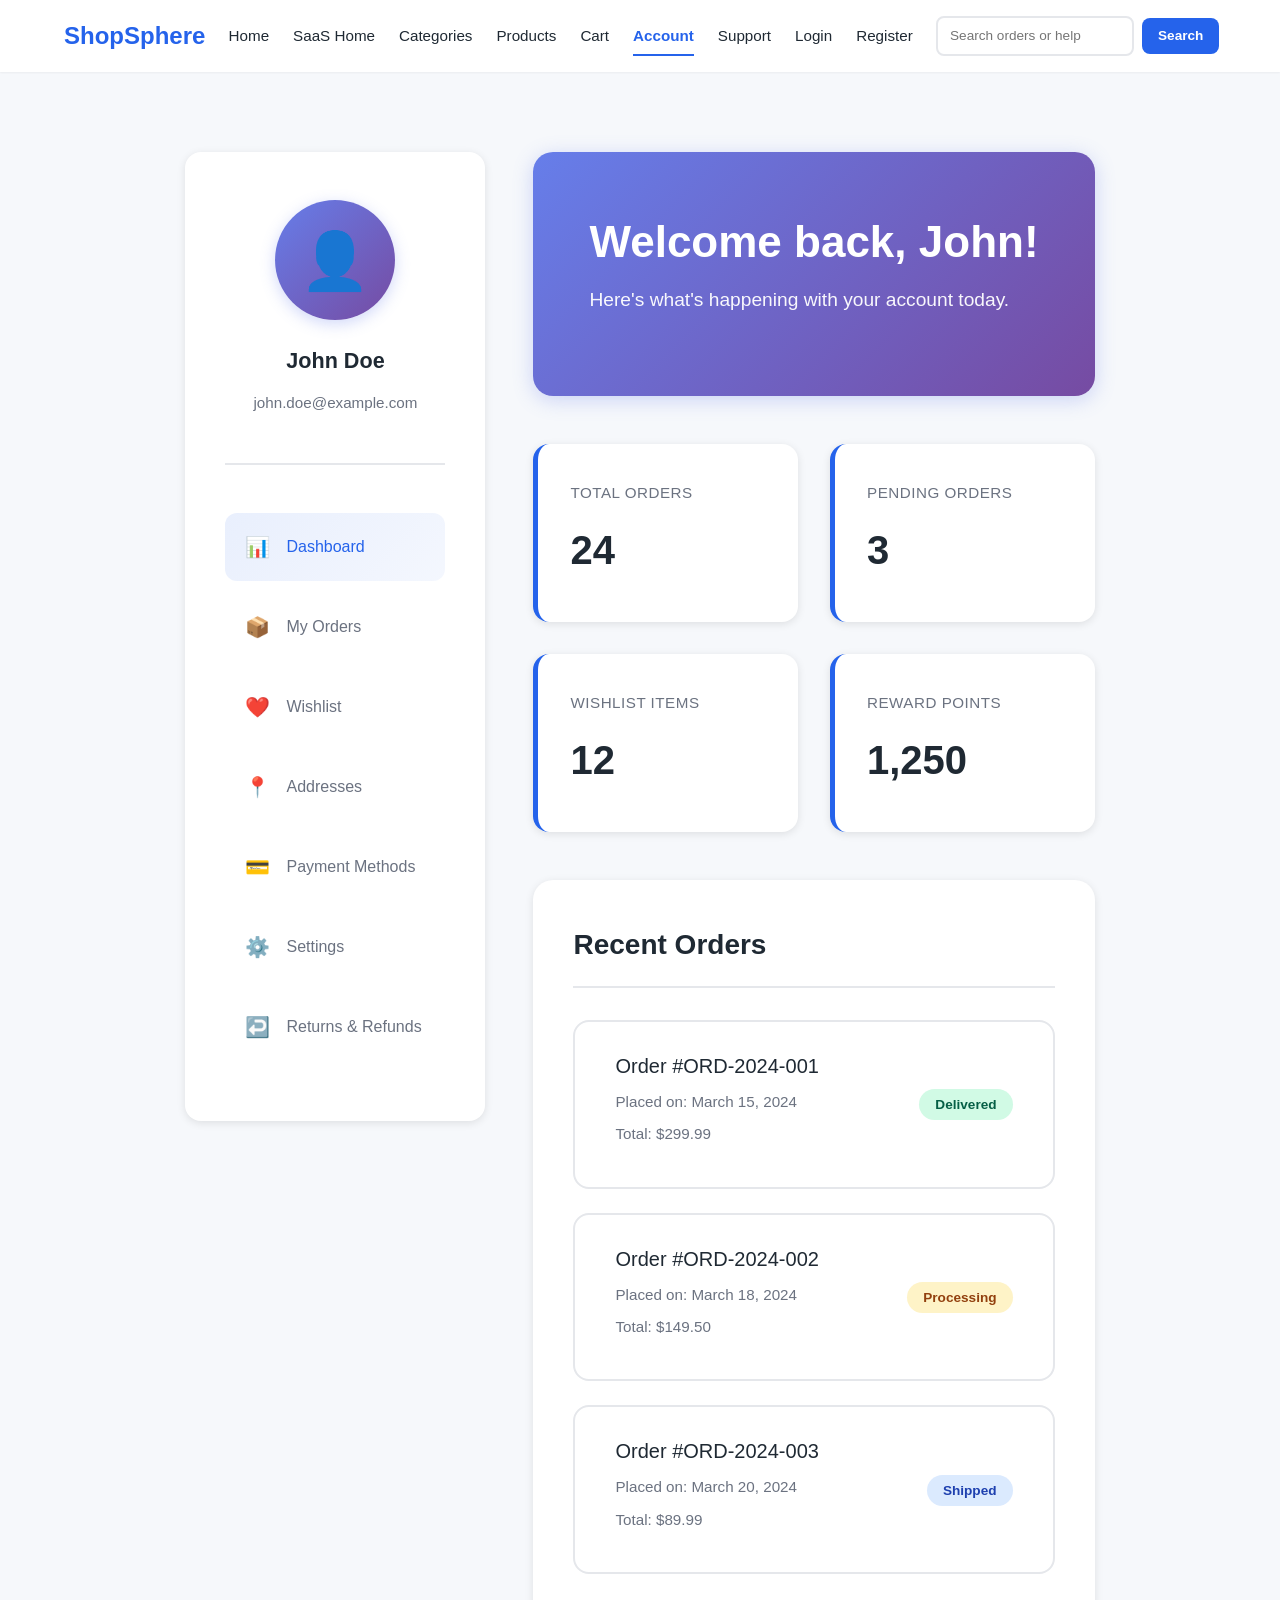
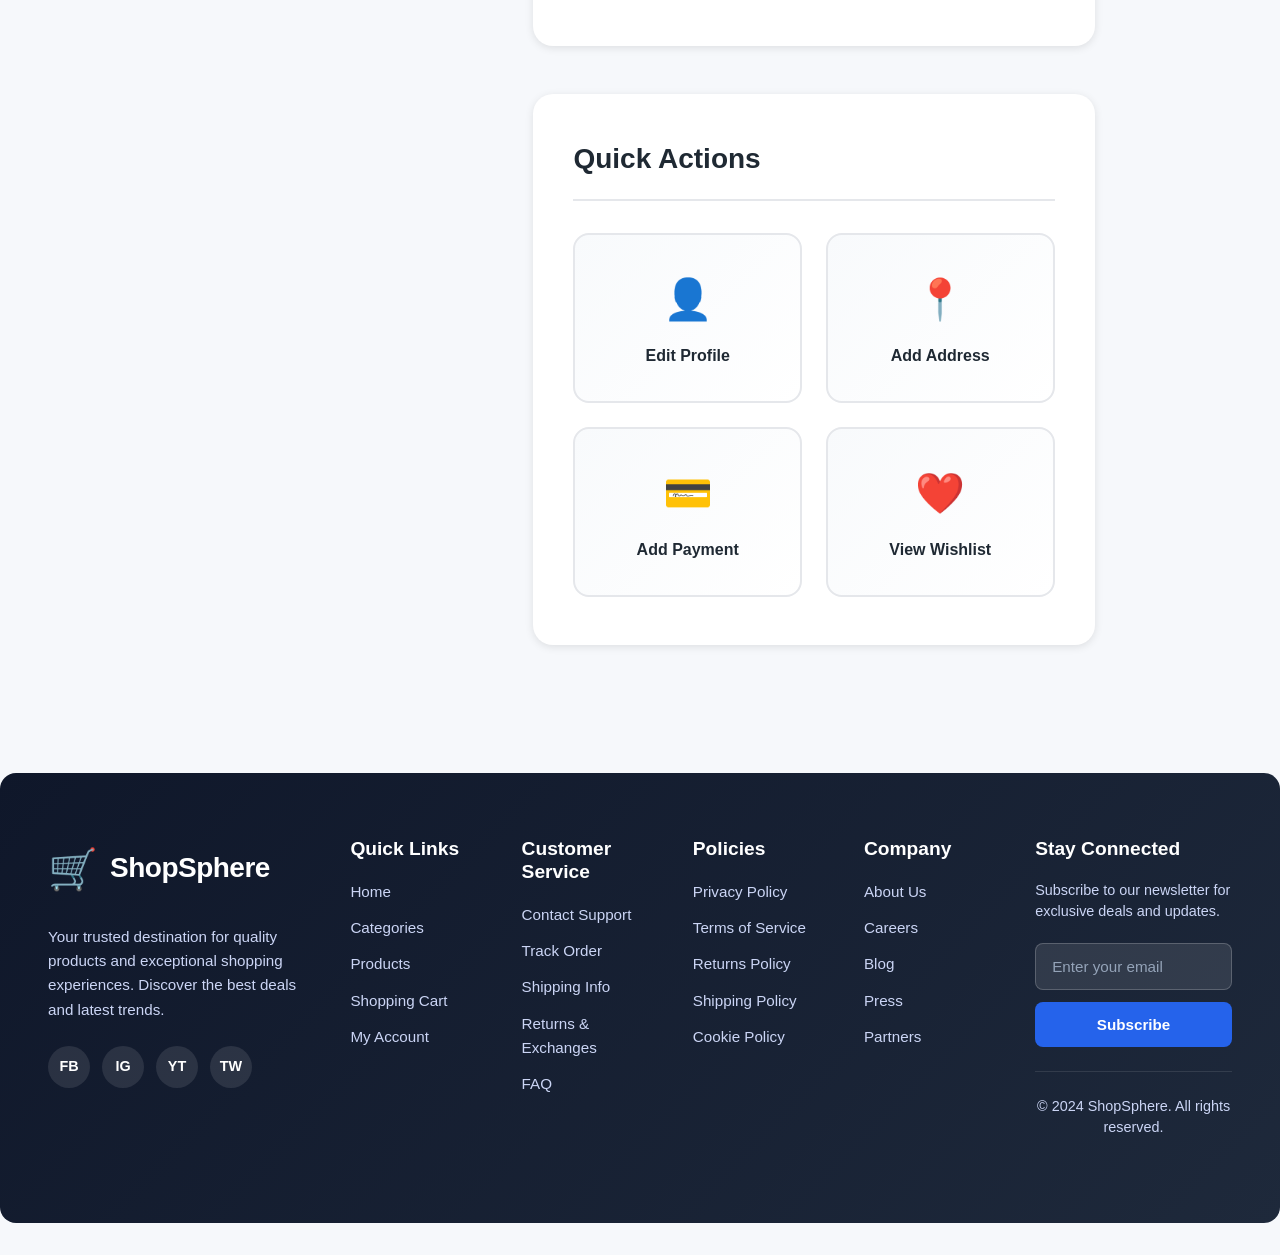
<file: account.html>
<!DOCTYPE html>
<html lang="en">
<head>
  <meta charset="UTF-8">
  <meta name="viewport" content="width=device-width, initial-scale=1.0">
  <title>Account Dashboard • ShopSphere</title>
  <link rel="icon" type="image/svg+xml" href="data:image/svg+xml,%3Csvg xmlns='http://www.w3.org/2000/svg' viewBox='0 0 100 100'%3E%3Ctext y='.9em' font-size='90'%3E🛒%3C/text%3E%3C/svg%3E">
  <link rel="stylesheet" href="styles.css">
  <style>
    .account-dashboard {
      display: grid;
      grid-template-columns: 300px 1fr;
      gap: 3rem;
      max-width: 1400px;
      margin: 3rem auto;
      padding: 0 3rem;
    }

    .account-sidebar {
      background: #fff;
      border-radius: 1rem;
      padding: 3rem 2.5rem;
      box-shadow: 0 2px 8px rgba(0,0,0,0.1);
      height: fit-content;
      position: sticky;
      top: 120px;
    }

    .user-profile-card {
      text-align: center;
      padding-bottom: 3rem;
      border-bottom: 2px solid #e5e7eb;
      margin-bottom: 3rem;
    }

    .user-avatar {
      width: 120px;
      height: 120px;
      border-radius: 50%;
      background: linear-gradient(135deg, #667eea 0%, #764ba2 100%);
      display: flex;
      align-items: center;
      justify-content: center;
      font-size: 3.5rem;
      margin: 0 auto 1.5rem;
      box-shadow: 0 4px 15px rgba(102, 126, 234, 0.3);
    }

    .user-name {
      font-size: 1.35rem;
      font-weight: 700;
      color: #1f2933;
      margin-bottom: 0.75rem;
    }

    .user-email {
      color: #6b7280;
      font-size: 0.95rem;
    }

    .sidebar-menu {
      list-style: none;
      padding: 0;
      margin: 0;
    }

    .sidebar-menu li {
      margin-bottom: 0.75rem;
    }

    .sidebar-menu a {
      display: flex;
      align-items: center;
      gap: 1rem;
      padding: 1.125rem 1.25rem;
      color: #6b7280;
      text-decoration: none;
      border-radius: 0.75rem;
      transition: all 0.2s ease;
      font-weight: 500;
    }

    .sidebar-menu a:hover,
    .sidebar-menu a.active {
      background: linear-gradient(135deg, rgba(37, 99, 235, 0.1) 0%, rgba(37, 99, 235, 0.05) 100%);
      color: #2563eb;
    }

    .sidebar-menu a span {
      font-size: 1.25rem;
    }

    .account-content {
      display: flex;
      flex-direction: column;
      gap: 3rem;
    }

    .dashboard-header {
      background: linear-gradient(135deg, #667eea 0%, #764ba2 100%);
      color: #fff;
      padding: 4rem 3.5rem;
      border-radius: 1.25rem;
      box-shadow: 0 4px 20px rgba(102, 126, 234, 0.3);
    }

    .dashboard-header h1 {
      font-size: 2.75rem;
      margin-bottom: 1rem;
      color: #fff;
    }

    .dashboard-header p {
      font-size: 1.2rem;
      opacity: 0.95;
    }

    .stats-grid {
      display: grid;
      grid-template-columns: repeat(auto-fit, minmax(220px, 1fr));
      gap: 2rem;
      margin-top: 0;
    }

    .stat-card {
      background: #fff;
      padding: 2.5rem 2rem;
      border-radius: 1rem;
      box-shadow: 0 2px 8px rgba(0,0,0,0.1);
      border-left: 5px solid #2563eb;
    }

    .stat-card h3 {
      font-size: 0.95rem;
      color: #6b7280;
      margin-bottom: 1rem;
      text-transform: uppercase;
      letter-spacing: 0.5px;
    }

    .stat-card .stat-value {
      font-size: 2.5rem;
      font-weight: 700;
      color: #1f2933;
    }

    .content-section {
      background: #fff;
      padding: 3rem 2.5rem;
      border-radius: 1.25rem;
      box-shadow: 0 2px 8px rgba(0,0,0,0.1);
    }

    .content-section h2 {
      font-size: 1.75rem;
      margin-bottom: 2rem;
      color: #1f2933;
      padding-bottom: 1.5rem;
      border-bottom: 2px solid #e5e7eb;
    }

    .order-item {
      display: flex;
      justify-content: space-between;
      align-items: center;
      padding: 2rem 2.5rem;
      border: 2px solid #e5e7eb;
      border-radius: 1rem;
      margin-bottom: 1.5rem;
      transition: all 0.2s ease;
    }

    .order-item:hover {
      border-color: #2563eb;
      box-shadow: 0 4px 12px rgba(37, 99, 235, 0.1);
    }

    .order-info h4 {
      font-size: 1.25rem;
      color: #1f2933;
      margin-bottom: 0.75rem;
    }

    .order-info p {
      color: #6b7280;
      font-size: 0.95rem;
      margin: 0.5rem 0;
    }

    .order-status {
      padding: 0.5rem 1rem;
      border-radius: 999px;
      font-size: 0.85rem;
      font-weight: 600;
      background: #dbeafe;
      color: #1e40af;
    }

    .order-status.delivered {
      background: #d1fae5;
      color: #065f46;
    }

    .order-status.processing {
      background: #fef3c7;
      color: #92400e;
    }

    .quick-actions {
      display: grid;
      grid-template-columns: repeat(auto-fit, minmax(180px, 1fr));
      gap: 1.5rem;
      margin-top: 2rem;
    }

    .action-btn {
      padding: 2rem 1.5rem;
      background: linear-gradient(135deg, #f8fafc 0%, #fff 100%);
      border: 2px solid #e5e7eb;
      border-radius: 1rem;
      text-align: center;
      text-decoration: none;
      color: #1f2933;
      transition: all 0.2s ease;
      display: flex;
      flex-direction: column;
      align-items: center;
      gap: 0.75rem;
    }

    .action-btn:hover {
      border-color: #2563eb;
      background: linear-gradient(135deg, rgba(37, 99, 235, 0.05) 0%, #fff 100%);
      transform: translateY(-2px);
      box-shadow: 0 4px 12px rgba(37, 99, 235, 0.15);
    }

    .action-btn span {
      font-size: 2.5rem;
    }

    .action-btn strong {
      font-size: 1rem;
      font-weight: 600;
    }

    @media (max-width: 960px) {
      .account-dashboard {
        grid-template-columns: 1fr;
        gap: 2.5rem;
        padding: 0 2rem;
        margin: 2rem auto;
      }

      .account-sidebar {
        position: static;
        padding: 2.5rem 2rem;
      }

      .stats-grid {
        grid-template-columns: repeat(2, 1fr);
        gap: 1.5rem;
      }
    }

    @media (max-width: 640px) {
      .account-dashboard {
        padding: 0 1.5rem;
        margin: 1.5rem auto;
      }

      .dashboard-header {
        padding: 3rem 2rem;
      }

      .dashboard-header h1 {
        font-size: 2rem;
      }

      .stats-grid {
        grid-template-columns: 1fr;
        gap: 1.25rem;
      }

      .content-section {
        padding: 2rem 1.5rem;
      }

      .order-item {
        flex-direction: column;
        align-items: flex-start;
        gap: 1.5rem;
        padding: 1.5rem;
      }

      .quick-actions {
        grid-template-columns: repeat(2, 1fr);
        gap: 1rem;
      }
    }
  </style>
</head>
<body>
  <header class="top-nav">
    <div class="logo"><a href="index.html">ShopSphere</a></div>
    <nav>
      <a href="index.html#home">Home</a>
      <a href="home-saas.html">SaaS Home</a>
      <a href="categories.html">Categories</a>
      <a href="products.html">Products</a>
      <a href="cart.html">Cart</a>
      <a href="account.html">Account</a>
      <a href="support.html">Support</a>
      <a href="login.html">Login</a>
      <a href="register.html">Register</a>
    </nav>
    <div class="search-bar">
      <input type="text" placeholder="Search orders or help" id="searchInput">
      <button id="searchBtn" onclick="handleSearch()">Search</button>
      <div class="search-suggestions" id="searchSuggestions"></div>
    </div>
  </header>

  <main>
    <div class="account-dashboard">
      <aside class="account-sidebar">
        <div class="user-profile-card">
          <div class="user-avatar">👤</div>
          <div class="user-name">John Doe</div>
          <div class="user-email">john.doe@example.com</div>
        </div>
        <ul class="sidebar-menu">
          <li><a href="#dashboard" class="active"><span>📊</span> Dashboard</a></li>
          <li><a href="#orders"><span>📦</span> My Orders</a></li>
          <li><a href="#wishlist"><span>❤️</span> Wishlist</a></li>
          <li><a href="#addresses"><span>📍</span> Addresses</a></li>
          <li><a href="#payments"><span>💳</span> Payment Methods</a></li>
          <li><a href="#settings"><span>⚙️</span> Settings</a></li>
          <li><a href="#returns"><span>↩️</span> Returns & Refunds</a></li>
        </ul>
      </aside>

      <div class="account-content">
        <div class="dashboard-header">
          <h1>Welcome back, John!</h1>
          <p>Here's what's happening with your account today.</p>
        </div>

        <div class="stats-grid">
          <div class="stat-card">
            <h3>Total Orders</h3>
            <div class="stat-value">24</div>
          </div>
          <div class="stat-card">
            <h3>Pending Orders</h3>
            <div class="stat-value">3</div>
          </div>
          <div class="stat-card">
            <h3>Wishlist Items</h3>
            <div class="stat-value">12</div>
          </div>
          <div class="stat-card">
            <h3>Reward Points</h3>
            <div class="stat-value">1,250</div>
          </div>
        </div>

        <div class="content-section">
          <h2>Recent Orders</h2>
          <div class="order-item">
            <div class="order-info">
              <h4>Order #ORD-2024-001</h4>
              <p>Placed on: March 15, 2024</p>
              <p>Total: $299.99</p>
            </div>
            <div>
              <span class="order-status delivered">Delivered</span>
            </div>
          </div>
          <div class="order-item">
            <div class="order-info">
              <h4>Order #ORD-2024-002</h4>
              <p>Placed on: March 18, 2024</p>
              <p>Total: $149.50</p>
            </div>
            <div>
              <span class="order-status processing">Processing</span>
            </div>
          </div>
          <div class="order-item">
            <div class="order-info">
              <h4>Order #ORD-2024-003</h4>
              <p>Placed on: March 20, 2024</p>
              <p>Total: $89.99</p>
            </div>
            <div>
              <span class="order-status">Shipped</span>
            </div>
          </div>
        </div>

        <div class="content-section">
          <h2>Quick Actions</h2>
          <div class="quick-actions">
            <a href="#" class="action-btn" onclick="handleAction('Profile')">
              <span>👤</span>
              <strong>Edit Profile</strong>
            </a>
            <a href="#" class="action-btn" onclick="handleAction('Address')">
              <span>📍</span>
              <strong>Add Address</strong>
            </a>
            <a href="#" class="action-btn" onclick="handleAction('Payment')">
              <span>💳</span>
              <strong>Add Payment</strong>
            </a>
            <a href="#" class="action-btn" onclick="handleAction('Wishlist')">
              <span>❤️</span>
              <strong>View Wishlist</strong>
            </a>
          </div>
        </div>
      </div>
    </div>
  </main>

  <footer class="site-footer">
    <div class="footer-brand">
      <div class="footer-logo">
        <span class="logo-icon">🛒</span>
        <span class="logo-text">ShopSphere</span>
      </div>
      <p class="footer-description">Your trusted destination for quality products and exceptional shopping experiences. Discover the best deals and latest trends.</p>
      <div class="social">
        <a href="#" aria-label="Facebook"><span>FB</span></a>
        <a href="#" aria-label="Instagram"><span>IG</span></a>
        <a href="#" aria-label="YouTube"><span>YT</span></a>
        <a href="#" aria-label="Twitter"><span>TW</span></a>
      </div>
    </div>
    <div>
      <h3>Quick Links</h3>
      <a href="index.html#home">Home</a>
      <a href="categories.html">Categories</a>
      <a href="products.html">Products</a>
      <a href="cart.html">Shopping Cart</a>
      <a href="account.html">My Account</a>
    </div>
    <div>
      <h3>Customer Service</h3>
      <a href="support.html">Contact Support</a>
      <a href="#">Track Order</a>
      <a href="#">Shipping Info</a>
      <a href="#">Returns & Exchanges</a>
      <a href="#">FAQ</a>
    </div>
    <div>
      <h3>Policies</h3>
      <a href="#">Privacy Policy</a>
      <a href="#">Terms of Service</a>
      <a href="#">Returns Policy</a>
      <a href="#">Shipping Policy</a>
      <a href="#">Cookie Policy</a>
    </div>
    <div>
      <h3>Company</h3>
      <a href="#">About Us</a>
      <a href="#">Careers</a>
      <a href="#">Blog</a>
      <a href="#">Press</a>
      <a href="#">Partners</a>
    </div>
    <div class="footer-newsletter">
      <h3>Stay Connected</h3>
      <p>Subscribe to our newsletter for exclusive deals and updates.</p>
      <form class="newsletter" onsubmit="handleNewsletter(event)">
        <input type="email" placeholder="Enter your email" required id="emailInput">
        <button type="submit">Subscribe</button>
      </form>
      <p class="footer-copyright">© 2024 ShopSphere. All rights reserved.</p>
    </div>
  </footer>

  <script src="script.js"></script>
  <script>
    function handleAction(action) {
      alert(`Opening ${action} section...`);
      console.log(`Navigating to ${action}`);
    }

    function handleSearch() {
      const searchTerm = document.getElementById('searchInput').value;
      if (searchTerm.trim()) {
        alert(`Searching for: ${searchTerm}`);
        console.log(`Search query: ${searchTerm}`);
      } else {
        alert('Please enter a search term');
      }
    }

    function handleNewsletter(event) {
      event.preventDefault();
      const email = document.getElementById('emailInput').value;
      alert(`Thank you for subscribing with: ${email}`);
      document.getElementById('emailInput').value = '';
    }

    document.getElementById('searchInput').addEventListener('keypress', function(e) {
      if (e.key === 'Enter') {
        handleSearch();
      }
    });

    // Sidebar menu navigation
    document.querySelectorAll('.sidebar-menu a').forEach(link => {
      link.addEventListener('click', function(e) {
        e.preventDefault();
        document.querySelectorAll('.sidebar-menu a').forEach(a => a.classList.remove('active'));
        this.classList.add('active');
      });
    });
  </script>
</body>
</html>
</file>
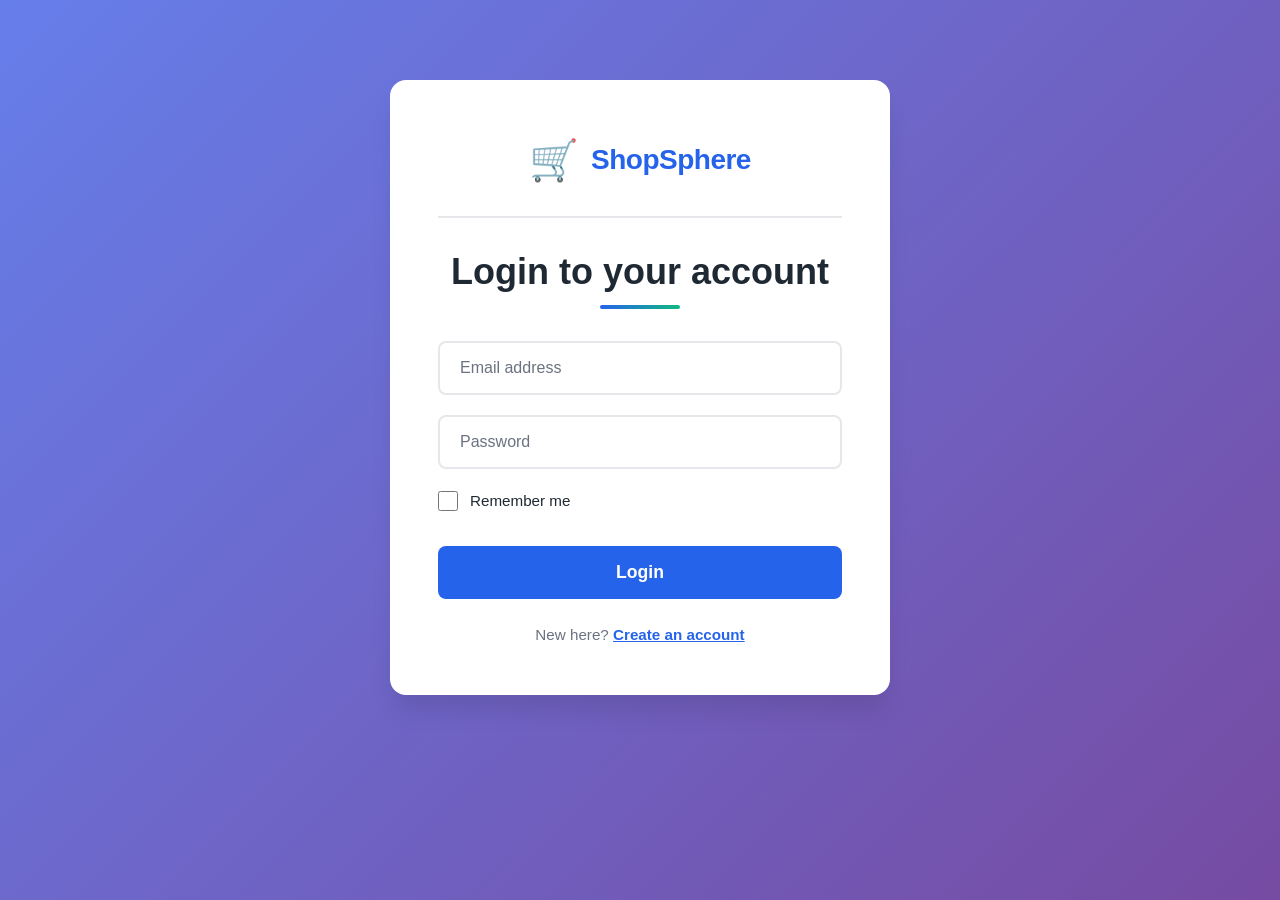
<file: login.html>
<!DOCTYPE html>
<html lang="en">
<head>
  <meta charset="UTF-8">
  <meta name="viewport" content="width=device-width, initial-scale=1.0">
  <title>Login • ShopSphere</title>
  <link rel="icon" type="image/svg+xml" href="data:image/svg+xml,%3Csvg xmlns='http://www.w3.org/2000/svg' viewBox='0 0 100 100'%3E%3Ctext y='.9em' font-size='90'%3E🛒%3C/text%3E%3C/svg%3E">
  <link rel="stylesheet" href="styles.css">
</head>
<body class="auth-page">
  <main>
    <section class="account">
      <a href="index.html" class="auth-logo">
        <span class="logo-icon">🛒</span>
        <span class="logo-text">ShopSphere</span>
      </a>
      <h2>Login to your account</h2>
      <form class="checkout">
        <input type="email" placeholder="Email address" required>
        <input type="password" placeholder="Password" required>
        <label><input type="checkbox"> Remember me</label>
        <button type="submit">Login</button>
        <p>New here? <a href="register.html">Create an account</a></p>
      </form>
    </section>
  </main>

  <script src="script.js"></script>
</body>
</html>
</file>
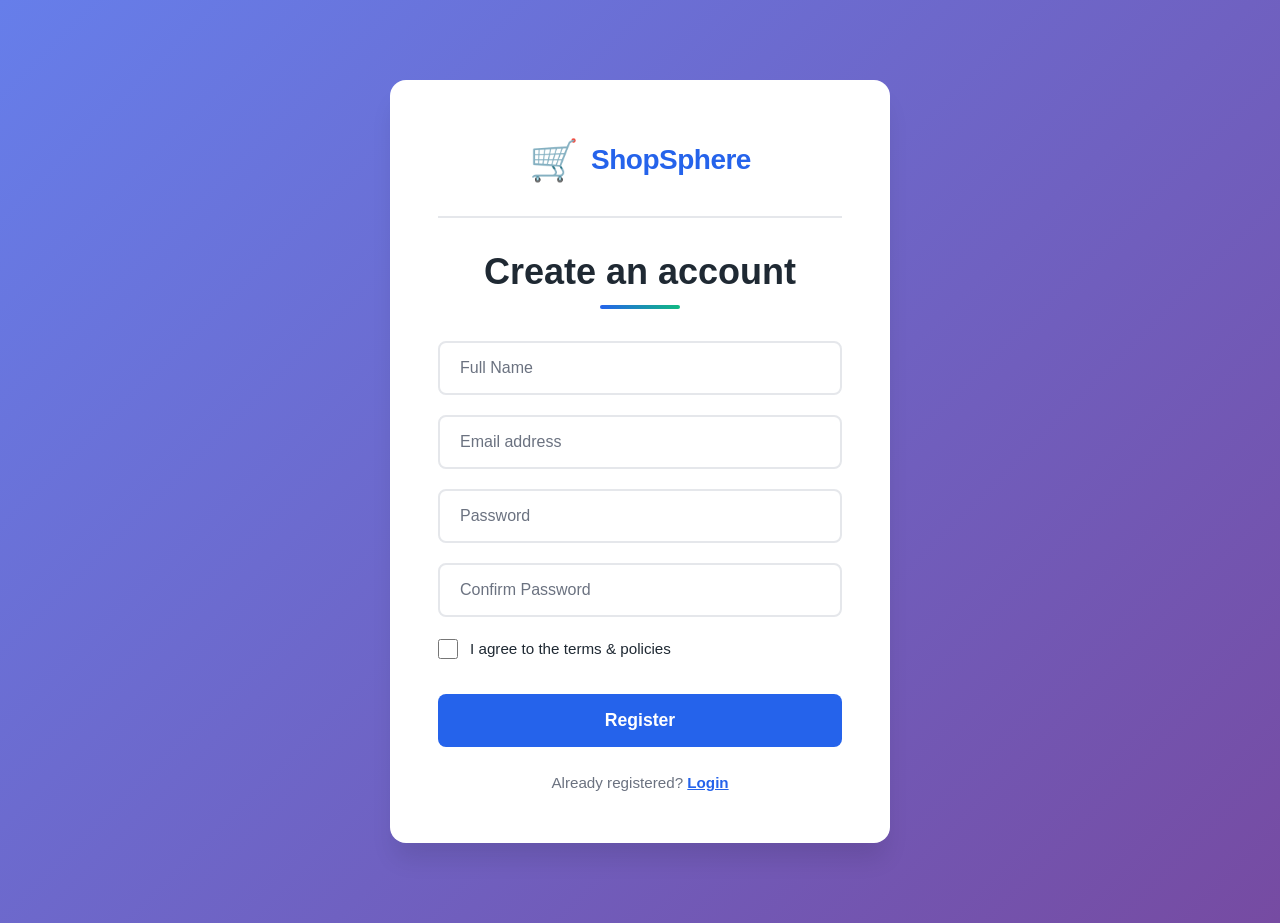
<file: register.html>
<!DOCTYPE html>
<html lang="en">
<head>
  <meta charset="UTF-8">
  <meta name="viewport" content="width=device-width, initial-scale=1.0">
  <title>Register • ShopSphere</title>
  <link rel="icon" type="image/svg+xml" href="data:image/svg+xml,%3Csvg xmlns='http://www.w3.org/2000/svg' viewBox='0 0 100 100'%3E%3Ctext y='.9em' font-size='90'%3E🛒%3C/text%3E%3C/svg%3E">
  <link rel="stylesheet" href="styles.css">
</head>
<body class="auth-page">
  <main>
    <section class="account">
      <a href="index.html" class="auth-logo">
        <span class="logo-icon">🛒</span>
        <span class="logo-text">ShopSphere</span>
      </a>
      <h2>Create an account</h2>
      <form class="checkout">
        <input type="text" placeholder="Full Name" required>
        <input type="email" placeholder="Email address" required>
        <input type="password" placeholder="Password" required>
        <input type="password" placeholder="Confirm Password" required>
        <label><input type="checkbox" required> I agree to the terms & policies</label>
        <button type="submit">Register</button>
        <p>Already registered? <a href="login.html">Login</a></p>
      </form>
    </section>
  </main>

  <script src="script.js"></script>
</body>
</html>
</file>
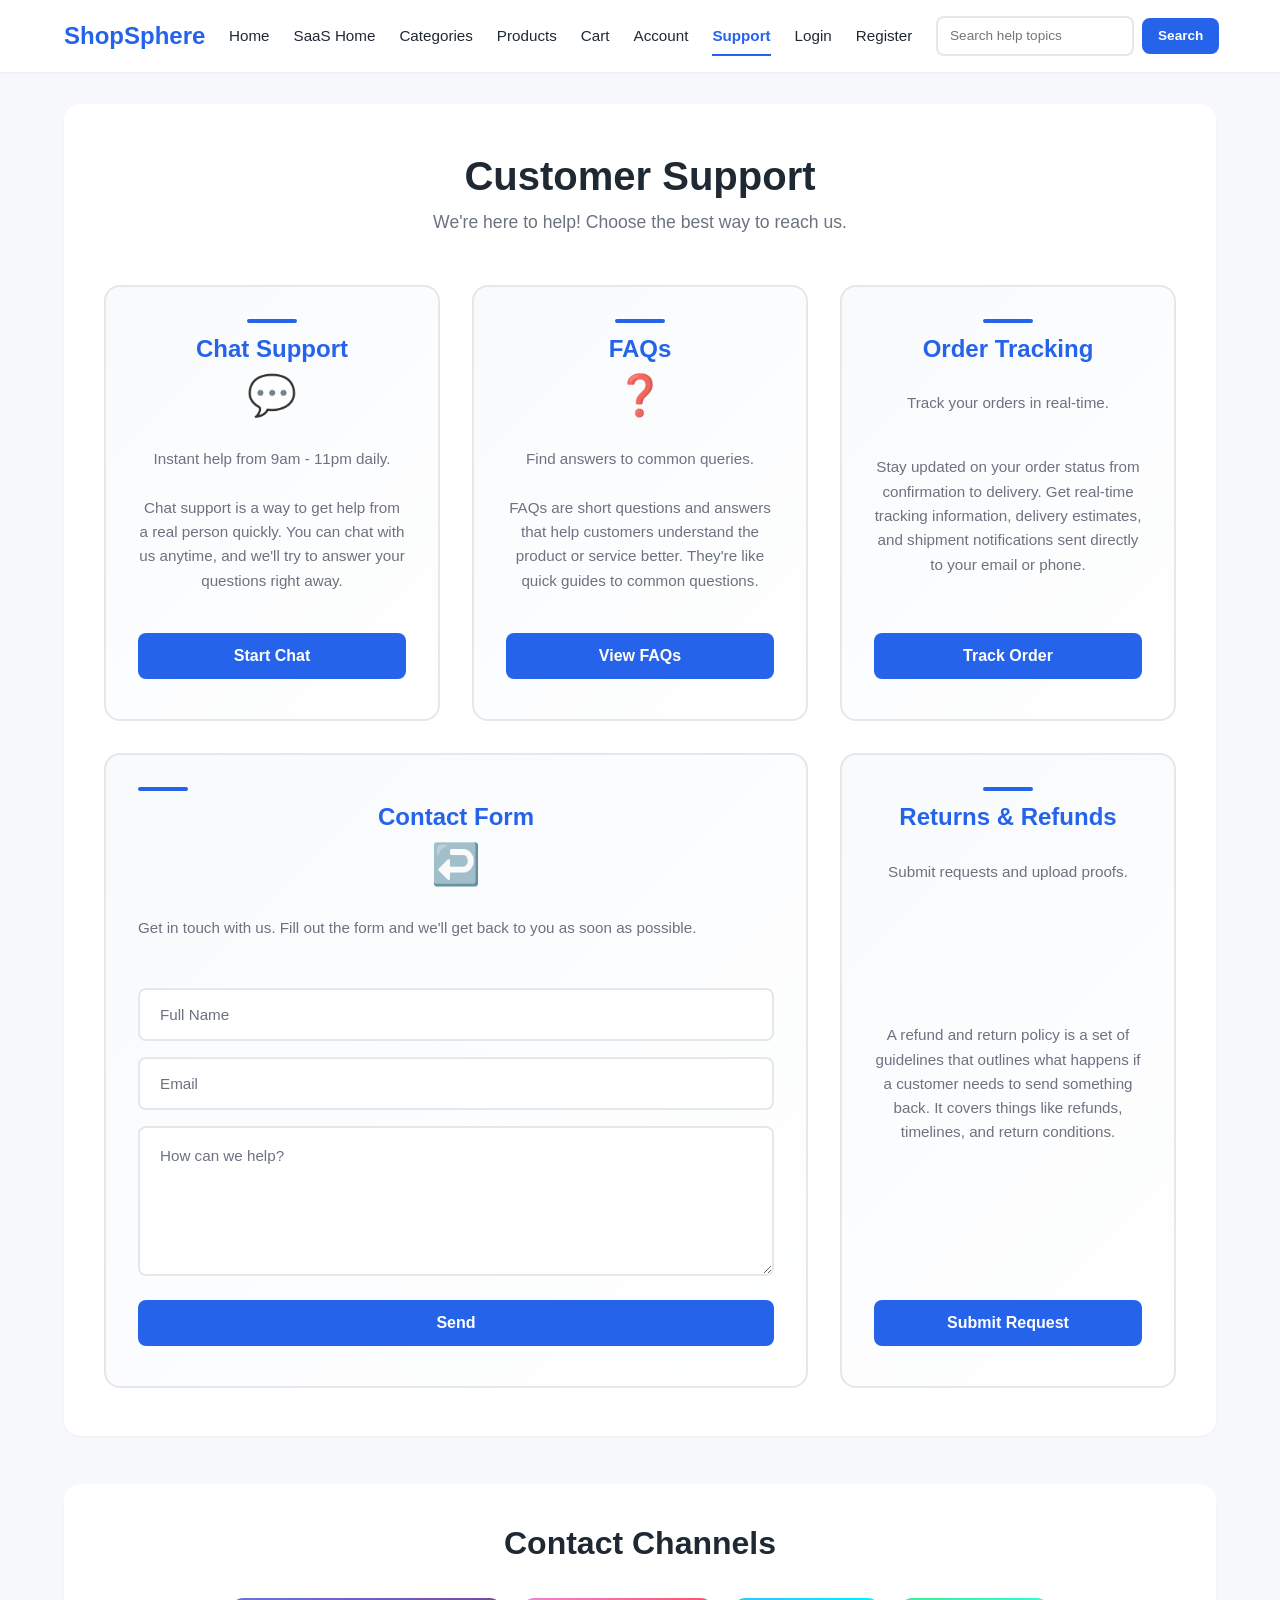
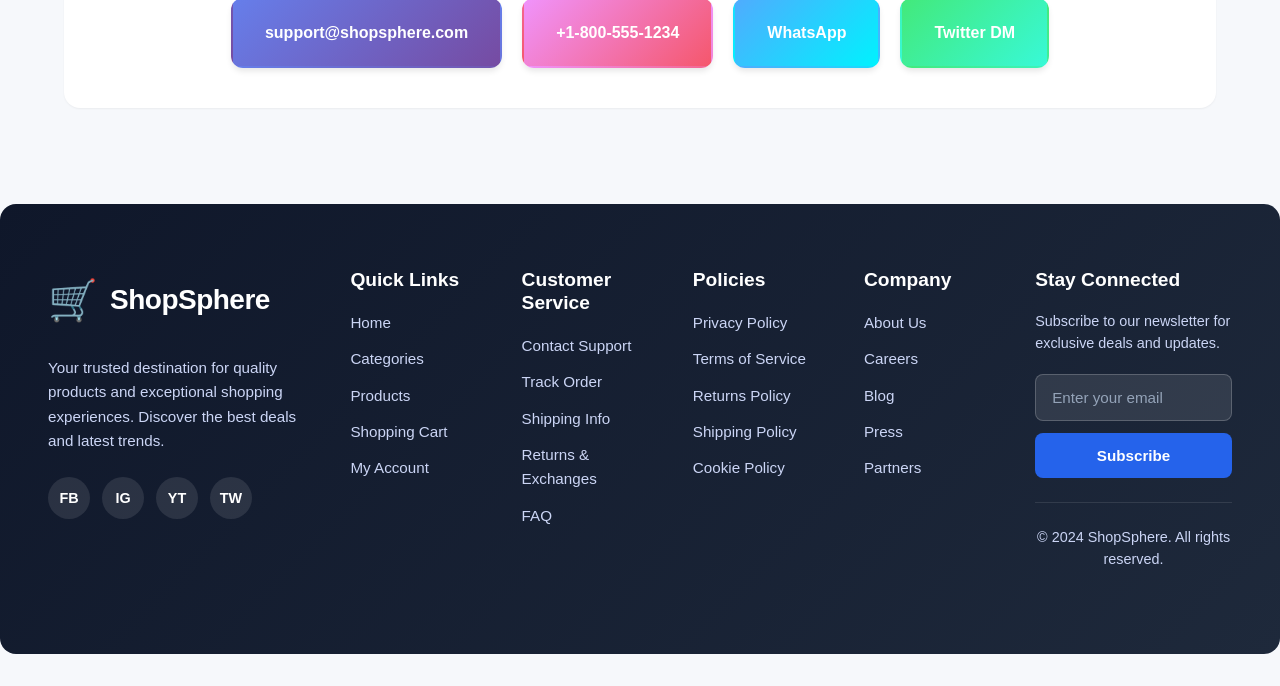
<file: support.html>
<!DOCTYPE html>
<html lang="en">
<head>
  <meta charset="UTF-8">
  <meta name="viewport" content="width=device-width, initial-scale=1.0">
  <title>Support • ShopSphere</title>
  <link rel="icon" type="image/svg+xml" href="data:image/svg+xml,%3Csvg xmlns='http://www.w3.org/2000/svg' viewBox='0 0 100 100'%3E%3Ctext y='.9em' font-size='90'%3E🛒%3C/text%3E%3C/svg%3E">
  <link rel="stylesheet" href="styles.css">
</head>
<body>
  <header class="top-nav">
    <div class="logo"><a href="index.html">ShopSphere</a></div>
    <nav>
      <a href="index.html#home">Home</a>
      <a href="home-saas.html">SaaS Home</a>
      <a href="categories.html">Categories</a>
      <a href="products.html">Products</a>
      <a href="cart.html">Cart</a>
      <a href="account.html">Account</a>
      <a href="support.html">Support</a>
      <a href="login.html">Login</a>
      <a href="register.html">Register</a>
    </nav>
    <div class="search-bar">
      <input type="text" placeholder="Search help topics">
      <button>Search</button>
    </div>
  </header>

  <main>
    <section class="support">
      <h2>Customer Support</h2>
      <p>We're here to help! Choose the best way to reach us.</p>
      <div class="support-grid">
        <article>
          <h3>Chat Support</h3>
          <p>Instant help from 9am - 11pm daily.</p>
          <p>Chat support is a way to get help from a real person quickly. You can chat with us anytime, and we'll try to answer your questions right away.</p>  
          <button>Start Chat</button>
        </article>
        <article>
          <h3>FAQs</h3>
          <p>Find answers to common queries.</p>
          <p>FAQs are short questions and answers that help customers understand the product or service better. They're like quick guides to common questions.</p>  
          <button>View FAQs</button>
        </article>
        <article>
          <h3>Order Tracking</h3>
          <p>Track your orders in real-time.</p>
          <p>Stay updated on your order status from confirmation to delivery. Get real-time tracking information, delivery estimates, and shipment notifications sent directly to your email or phone.</p>
          <button>Track Order</button>
        </article>
        <article class="contact-form">
          <h3>Contact Form</h3>
          <p>Get in touch with us. Fill out the form and we'll get back to you as soon as possible.</p>
          <form>
            <input type="text" placeholder="Full Name" required>
            <input type="email" placeholder="Email" required>
            <textarea placeholder="How can we help?" required></textarea>
            <button type="submit">Send</button>
          </form>
        </article>
        <article>
          <h3>Returns & Refunds</h3>
          <p>Submit requests and upload proofs.</p>
          <p>A refund and return policy is a set of guidelines that outlines what happens if a customer needs to send something back. It covers things like refunds, timelines, and return conditions.</p>  
          <button>Submit Request</button>
        </article>
        
      </div>
    </section>

    <section class="payments">
      <h2>Contact Channels</h2>
      <div class="payment-options">
        <span>support@shopsphere.com</span>
        <span>+1-800-555-1234</span>
        <span>WhatsApp</span>
        <span>Twitter DM</span>
      </div>
    </section>
  </main>

  <footer class="site-footer">
    <div class="footer-brand">
      <div class="footer-logo">
        <span class="logo-icon">🛒</span>
        <span class="logo-text">ShopSphere</span>
      </div>
      <p class="footer-description">Your trusted destination for quality products and exceptional shopping experiences. Discover the best deals and latest trends.</p>
      <div class="social">
        <a href="#" aria-label="Facebook"><span>FB</span></a>
        <a href="#" aria-label="Instagram"><span>IG</span></a>
        <a href="#" aria-label="YouTube"><span>YT</span></a>
        <a href="#" aria-label="Twitter"><span>TW</span></a>
      </div>
    </div>
    <div>
      <h3>Quick Links</h3>
      <a href="index.html#home">Home</a>
      <a href="categories.html">Categories</a>
      <a href="products.html">Products</a>
      <a href="cart.html">Shopping Cart</a>
      <a href="account.html">My Account</a>
    </div>
    <div>
      <h3>Customer Service</h3>
      <a href="support.html">Contact Support</a>
      <a href="#">Track Order</a>
      <a href="#">Shipping Info</a>
      <a href="#">Returns & Exchanges</a>
      <a href="#">FAQ</a>
    </div>
    <div>
      <h3>Policies</h3>
      <a href="#">Privacy Policy</a>
      <a href="#">Terms of Service</a>
      <a href="#">Returns Policy</a>
      <a href="#">Shipping Policy</a>
      <a href="#">Cookie Policy</a>
    </div>
    <div>
      <h3>Company</h3>
      <a href="#">About Us</a>
      <a href="#">Careers</a>
      <a href="#">Blog</a>
      <a href="#">Press</a>
      <a href="#">Partners</a>
    </div>
    <div class="footer-newsletter">
      <h3>Stay Connected</h3>
      <p>Subscribe to our newsletter for exclusive deals and updates.</p>
      <form class="newsletter">
        <input type="email" placeholder="Enter your email" required>
        <button type="submit">Subscribe</button>
      </form>
      <p class="footer-copyright">© 2024 ShopSphere. All rights reserved.</p>
    </div>
  </footer>

  <script src="script.js"></script>
</body>
</html>
</file>
<file: styles.css>
:root {
  --bg: #f6f8fb;
  --card: #fff;
  --text: #1f2933;
  --muted: #6b7280;
  --accent: #2563eb;
  --accent-hover: #1d4ed8;
  --success: #10b981;
  --danger: #ef4444;
  --warning: #f59e0b;
  --border: #e5e7eb;
  --shadow-sm: 0 1px 2px 0 rgba(0, 0, 0, 0.05);
  --shadow-md: 0 4px 6px -1px rgba(0, 0, 0, 0.1);
  --shadow-lg: 0 10px 15px -3px rgba(0, 0, 0, 0.1);
  --shadow-xl: 0 20px 25px -5px rgba(0, 0, 0, 0.1);
}

* {
  box-sizing: border-box;
  margin: 0;
  padding: 0;
}

body {
  font-family: -apple-system, BlinkMacSystemFont, "Segoe UI", Roboto, "Helvetica Neue", Arial, sans-serif;
  background: var(--bg);
  color: var(--text);
  line-height: 1.6;
  font-size: 16px;
}

a {
  text-decoration: none;
  color: inherit;
  transition: color 0.2s ease;
}

a:hover {
  color: var(--accent);
}

h1{
  font-weight: 700;
  line-height: 1.2;
  margin-bottom: 0.5rem;
}

h2{
  font-weight: 600;
  line-height: 1.2;
  margin-bottom: 0.5rem;
}
h3{
  font-weight: 500;
  line-height: 1.2;
  margin-bottom: 0.5rem;
}
h4{
  font-weight: 400;
  line-height: 1.2;
  margin-bottom: 0.5rem;
}
h1 { font-size: 2.5rem; }
h2 { font-size: 2rem; }
h3 { font-size: 1.5rem; }
h4 { font-size: 1.25rem; }

p {
  margin-bottom: 1rem;
}

button {
  background: var(--accent);
  color: #fff;
  border: none;
  padding: 0.75rem 1.5rem;
  border-radius: 0.5rem;
  cursor: pointer;
  font-weight: 600;
  font-size: 0.95rem;
  transition: all 0.2s ease;
  display: inline-flex;
  align-items: center;
  justify-content: center;
  gap: 0.5rem;
}

button:hover {
  background: var(--accent-hover);
  transform: translateY(-1px);
  box-shadow: var(--shadow-md);
}

button:active {
  transform: translateY(0);
}

button:disabled {
  opacity: 0.5;
  cursor: not-allowed;
  transform: none;
}

button.ghost {
  background: transparent;
  color: var(--accent);
  border: 2px solid var(--accent);
}

button.ghost:hover {
  background: var(--accent);
  color: #fff;
}

button.danger {
  background: var(--danger);
}

button.danger:hover {
  background: #dc2626;
}

button.success {
  background: var(--success);
}

button.success:hover {
  background: #059669;
}

/* Navigation */
.top-nav {
  display: flex;
  align-items: center;
  
  justify-content: space-between;
  padding: 1rem 5vw;
  background: #fff;
  box-shadow: var(--shadow-sm);
  position: sticky;
  top: 0;
  z-index: 1000;
  flex-wrap: wrap;
  gap: 0.5rem;
}

body.auth-page .top-nav {
  justify-content: center;
  flex-direction: column;
  gap: 1.5rem;
  padding: 1.5rem 5vw;
}

body.auth-page .top-nav .logo {
  order: 1;
}

body.auth-page .top-nav nav {
  order: 2;
  justify-content: center;
  flex-wrap: wrap;
}

.logo {
  font-weight: 700;
  font-size: 1.5rem;
  
  color: var(--accent);
}

.logo a:hover {
  color: var(--accent);
}

.top-nav nav {
  display: flex;
  gap: 1.5rem;
  flex-wrap: wrap;
  align-items: center;
  flex: 1;
  justify-content: center;
}

.top-nav nav a {
  font-weight: 500;
  font-size: 0.95rem;
  padding: 0.5rem 0;
  position: relative;
}

.top-nav nav a::after {
  content: '';
  position: absolute;
  bottom: 0;
  left: 0;
  width: 0;
  height: 2px;
  background: var(--accent);
  transition: width 0.3s ease;
}

.top-nav nav a:hover::after,
.top-nav nav a.active::after {
  width: 100%;
}

.top-nav nav a.active {
  color: var(--accent);
  font-weight: 600;
}

.search-bar {
  position: relative;
  display: flex;
  align-items: center;
  gap: 0.5rem;
  max-width: 280px;
  margin-left: auto;
}

.search-bar input {
  flex: 1;
  padding: 0.5rem 0.75rem;
  border-radius: 0.5rem;
  border: 2px solid var(--border);
  font-size: 0.85rem;
  transition: all 0.2s ease;
  box-sizing: border-box;
  line-height: 1.5;
}

.search-bar input:focus {
  outline: none;
  border-color: var(--accent);
  box-shadow: 0 0 0 3px rgba(37, 99, 235, 0.1);
}

.search-bar button {
  padding: 0.5rem 1rem;
  white-space: nowrap;
  display: inline-flex;
  align-items: center;
  justify-content: center;
  box-sizing: border-box;
  font-size: 0.85rem;
  line-height: 1.5;
}

.search-suggestions {
  position: absolute;
  top: calc(100% + 0.5rem);
  left: 0;
  right: 0;
  background: #fff;
  border-radius: 0.5rem;
  box-shadow: var(--shadow-lg);
  display: none;
  flex-direction: column;
  overflow: hidden;
  z-index: 100;
  max-height: 300px;
  overflow-y: auto;
}

.search-suggestions.active {
  display: flex;
}

.search-suggestions span {
  padding: 0.75rem 1rem;
  border-bottom: 1px solid var(--border);
  cursor: pointer;
  transition: background 0.2s ease;
}

.search-suggestions span:hover {
  background: var(--bg);
}

.search-suggestions span:last-child {
  border-bottom: none;
}

/* Main Content */
main {
  padding: 2rem 5vw;
  display: flex;
  flex-direction: column;
  gap: 0;
  min-height: calc(100vh - 200px);
  max-width: 1400px;
  margin: 0 auto;
}

/* SaaS Homepage Specific Main */
body:has(.hero-saas) main {
  max-width: 1400px;
  margin: 0 auto;
}

section {
  background: var(--card);
  border-radius: 1rem;
  padding: 2.5rem;
  box-shadow: var(--shadow-sm);
  transition: box-shadow 0.3s ease;
  margin-bottom: 2rem;
}

section:not(.hero):not(.flash-deals):hover {
  box-shadow: var(--shadow-md);
}

/* Hero Section */
.hero {
  position: relative;
  min-height: 500px;
  overflow: hidden;
  border-radius: 1rem;
  background: linear-gradient(135deg, #667eea 0%, #764ba2 100%);
  color: #fff;
  display: flex;
  align-items: center;
  justify-content: center;
  padding: 4rem 3rem;
  box-shadow: var(--shadow-xl);
  margin-bottom: 2rem;
}

.hero::before {
  content: '';
  position: absolute;
  top: 0;
  left: 0;
  right: 0;
  bottom: 0;
  background: radial-gradient(circle at 30% 50%, rgba(255, 255, 255, 0.1) 0%, transparent 50%);
  pointer-events: none;
}

.hero-slider {
  display: flex;
  transition: transform 0.5s ease;
  width: 100%;
}

.slide {
  min-width: 100%;
  display: none;
  flex-direction: column;
  gap: 1rem;
  text-align: center;
  animation: fadeIn 0.5s ease;
}

.slide.active {
  display: flex;
}

@keyframes fadeIn {
  from {
    opacity: 0;
    transform: translateY(20px);
  }
  to {
    opacity: 1;
    transform: translateY(0);
  }
}

.slide h1 {
  font-size: 3.5rem;
  margin-bottom: 1.5rem;
  color: #fff;
  font-weight: 800;
  text-shadow: 0 2px 10px rgba(0, 0, 0, 0.2);
  line-height: 1.2;
  position: relative;
  z-index: 1;
}

.slide p {
  font-size: 1.35rem;
  margin-bottom: 2rem;
  opacity: 0.95;
  line-height: 1.6;
  position: relative;
  z-index: 1;
  max-width: 600px;
  margin-left: auto;
  margin-right: auto;
}

.slide button {
  position: relative;
  z-index: 1;
  padding: 1rem 2.5rem;
  font-size: 1.1rem;
  box-shadow: 0 4px 15px rgba(0, 0, 0, 0.2);
}

.slider-controls {
  position: absolute;
  top: 50%;
  width: 100%;
  display: flex;
  justify-content: space-between;
  transform: translateY(-50%);
  padding: 0 1rem;
  pointer-events: none;
}

.slider-controls button {
  background: rgba(255, 255, 255, 0.2);
  backdrop-filter: blur(10px);
  border: 2px solid rgba(255, 255, 255, 0.3);
  border-radius: 50%;
  width: 50px;
  height: 50px;
  display: flex;
  align-items: center;
  justify-content: center;
  font-size: 1.5rem;
  color: #fff;
  pointer-events: all;
  padding: 0;
}

.slider-controls button:hover {
  background: rgba(255, 255, 255, 0.3);
  transform: scale(1.1);
}

/* Slider Indicators */
.slider-indicators {
  position: absolute;
  bottom: 2rem;
  left: 50%;
  transform: translateX(-50%);
  display: flex;
  gap: 0.75rem;
  z-index: 10;
  justify-content: center;
  align-items: center;
  width: 100%;
  text-align: center;
}

.slider-indicators span {
  width: 12px;
  height: 12px;
  border-radius: 50%;
  background: rgba(255, 255, 255, 0.4);
  cursor: pointer;
  transition: all 0.3s ease;
  border: 2px solid rgba(255, 255, 255, 0.6);
}

.slider-indicators span.active {
  background: #fff;
  width: 32px;
  border-radius: 6px;
  border-color: #fff;
}

/* Hero SaaS */
.hero-saas {
  background: linear-gradient(135deg, #1d4ed8 0%, #0f172a 100%);
  color: #fff;
  text-align: center;
  min-height: 600px;
  display: flex;
  align-items: center;
  justify-content: center;
  position: relative;
  overflow: hidden;
}

.hero-saas::before {
  content: '';
  position: absolute;
  top: 0;
  left: 0;
  right: 0;
  bottom: 0;
  background: radial-gradient(circle at 50% 50%, rgba(255, 255, 255, 0.05) 0%, transparent 70%);
  pointer-events: none;
}

.hero-saas .slide {
  text-align: center;
  max-width: 800px;
  margin: 0 auto;
  position: relative;
  z-index: 1;
  padding: 2rem;
}

.hero-saas .slide .eyebrow {
  text-transform: uppercase;
  letter-spacing: 0.15em;
  font-size: 0.75rem;
  color: #93c5fd;
  font-weight: 600;
  margin-bottom: 1rem;
  display: block;
}

.hero-saas .slide h1 {
  font-size: 3.5rem;
  font-weight: 800;
  line-height: 1.1;
  margin-bottom: 1.5rem;
  color: #fff;
  text-shadow: 0 2px 20px rgba(0, 0, 0, 0.3);
}

.hero-saas .hero-description {
  font-size: 1.25rem;
  line-height: 1.6;
  color: #e0e7ff;
  margin-bottom: 2.5rem;
  max-width: 600px;
  margin-left: auto;
  margin-right: auto;
}

.hero-saas .cta {
  display: flex;
  gap: 1rem;
  margin: 2.5rem 0;
  flex-wrap: wrap;
  justify-content: center;
  align-items: center;
}

.hero-saas .cta button {
  padding: 1rem 2rem;
  font-size: 1rem;
  font-weight: 600;
  border-radius: 0.5rem;
  transition: all 0.3s ease;
  min-width: 160px;
}

.hero-saas .cta button:first-child {
  background: #3b82f6;
  color: #fff;
  border: 2px solid #3b82f6;
  box-shadow: 0 4px 12px rgba(59, 130, 246, 0.4);
}

.hero-saas .cta button:first-child:hover {
  background: #2563eb;
  border-color: #2563eb;
  transform: translateY(-2px);
  box-shadow: 0 6px 20px rgba(59, 130, 246, 0.5);
}

.hero-saas .cta button.ghost {
  background: transparent;
  border: 2px solid rgba(255, 255, 255, 0.3);
  color: #fff;
  backdrop-filter: blur(10px);
}

.hero-saas .cta button.ghost:hover {
  background: rgba(255, 255, 255, 0.1);
  border-color: rgba(255, 255, 255, 0.5);
  transform: translateY(-2px);
}

.hero-saas .muted {
  color: #cbd5f5;
  font-size: 0.95rem;
  margin-top: 2rem;
  opacity: 0.9;
}

/* Brand Strip */
.brand-strip {
  text-align: center;
  padding: 3rem 2.5rem;
  background: linear-gradient(135deg, #f8fafc 0%, #fff 100%);
  border-radius: 1rem;
}

.brand-strip h2 {
  margin-bottom: 1.5rem;
  font-size: 2rem;
  color: var(--text);
  position: relative;
  padding-bottom: 1rem;
}

.brand-strip h2::after {
  content: '';
  position: absolute;
  bottom: 0;
  left: 50%;
  transform: translateX(-50%);
  width: 60px;
  height: 3px;
  background: linear-gradient(90deg, var(--accent), var(--success));
  border-radius: 2px;
}

.brand-logos {
  display: grid;
  grid-template-columns: repeat(auto-fit, minmax(140px, 1fr));
  gap: 1.5rem;
  margin-top: 2rem;
}

.brand-logo-item {
  padding: 1.5rem 1rem;
  background: #fff;
  border-radius: 0.75rem;
  transition: all 0.3s ease;
  border: 1px solid var(--border);
  position: relative;
  overflow: hidden;
  display: flex;
  align-items: center;
  justify-content: center;
  min-height: 100px;
}

.brand-logo-item::before {
  content: '';
  position: absolute;
  top: 0;
  left: -100%;
  width: 100%;
  height: 100%;
  background: linear-gradient(90deg, transparent, rgba(37, 99, 235, 0.1), transparent);
  transition: left 0.5s ease;
}

.brand-logo-item:hover::before {
  left: 100%;
}

.brand-logo-item:hover {
  border-color: var(--accent);
  transform: translateY(-5px);
  box-shadow: var(--shadow-lg);
  background: linear-gradient(135deg, rgba(37, 99, 235, 0.05) 0%, #fff 100%);
}

.brand-logo-item img {
  max-width: 100%;
  max-height: 60px;
  width: auto;
  height: auto;
  object-fit: contain;
  filter: grayscale(100%);
  opacity: 0.7;
  transition: all 0.3s ease;
}

.brand-logo-item:hover img {
  filter: grayscale(0%);
  opacity: 1;
  transform: scale(1.05);
}

/* Fallback for text-based brand logos (backward compatibility) */
.brand-logos span {
  padding: 1.25rem 1rem;
  background: #f8fafc;
  border-radius: 0.75rem;
  font-weight: 600;
  color: var(--text);
  transition: all 0.3s ease;
  border: 1px solid var(--border);
  font-size: 0.95rem;
  position: relative;
  overflow: hidden;
  text-align: center;
  display: flex;
  align-items: center;
  justify-content: center;
}

.brand-logos span::before {
  content: '';
  position: absolute;
  top: 0;
  left: -100%;
  width: 100%;
  height: 100%;
  background: linear-gradient(90deg, transparent, rgba(37, 99, 235, 0.1), transparent);
  transition: left 0.5s ease;
}

.brand-logos span:hover::before {
  left: 100%;
}

.brand-logos span:hover {
  border-color: var(--accent);
  color: var(--accent);
  transform: translateY(-5px);
  box-shadow: var(--shadow-lg);
  background: linear-gradient(135deg, rgba(37, 99, 235, 0.05) 0%, #fff 100%);
}

/* Featured Products Section */
.featured,
.top-selling,
.new-arrivals {
  padding: 3rem 2.5rem;
  background: #fff;
  border-radius: 1rem;
  box-shadow: var(--shadow-sm);
  border: 1px solid var(--border);
}

.featured h2,
.top-selling h2,
.new-arrivals h2 {
  text-align: center;
  font-size: 2.5rem;
  margin-bottom: 0.5rem;
  color: var(--text);
  position: relative;
  padding-bottom: 1rem;
}

.featured h2::after,
.top-selling h2::after,
.new-arrivals h2::after {
  content: '';
  position: absolute;
  bottom: 0;
  left: 50%;
  transform: translateX(-50%);
  width: 80px;
  height: 4px;
  background: linear-gradient(90deg, var(--accent), var(--success));
  border-radius: 2px;
}

.section-subtitle {
  text-align: center;
  color: var(--muted);
  font-size: 1.1rem;
  margin-bottom: 2rem;
}

.featured > p {
  text-align: center;
  color: var(--muted);
  font-size: 1.1rem;
  margin-bottom: 2rem;
}

/* Product Grid */
.product-grid,
.category-grid,
.admin-grid,
.account-grid {
  display: grid;
  grid-template-columns: repeat(3, 1fr);
  gap: 1.75rem;
  margin-top: 2.5rem;
  align-items: stretch;
  max-width: 100%;
}

.sub-categories .account-grid {
  grid-template-columns: repeat(3, 1fr);
  gap: 1.5rem;
}

.product-card,
.categories article,
.admin-grid article,
.account-grid article,
.wishlist-items article {
  border: 2px solid var(--border);
  padding: 1.5rem;
  border-radius: 1rem;
  display: flex;
  flex-direction: column;
  gap: 1rem;
  transition: all 0.3s ease;
  background: #fff;
  position: relative;
  overflow: hidden;
}

.product-card::before {
  content: '';
  position: absolute;
  top: 0;
  left: 0;
  right: 0;
  height: 4px;
  background: linear-gradient(90deg, var(--accent), var(--success));
  transform: scaleX(0);
  transition: transform 0.3s ease;
}

.product-card:hover::before {
  transform: scaleX(1);
}

.product-card:hover,
.categories article:hover,
.admin-grid article:hover,
.account-grid article:hover {
  border-color: var(--accent);
  transform: translateY(-5px);
  box-shadow: var(--shadow-lg);
}

.product-card img {
  width: 100%;
  height: 200px;
  object-fit: cover;
  border-radius: 0.75rem;
  transition: transform 0.3s ease;
}

.product-card:hover img {
  transform: scale(1.05);
}

.product-card h3 {
  font-size: 1.1rem;
  margin-bottom: 0.5rem;
  color: var(--text);
}

.product-card .price {
  font-size: 1.5rem;
  font-weight: 700;
  color: var(--accent);
  margin: 0.5rem 0;
}

.product-card .actions {
  display: flex;
  gap: 0.5rem;
  margin-top: auto;
  flex-wrap: wrap;
}

.product-card .actions button {
  flex: 1;
  min-width: 100px;
  padding: 0.65rem 1rem;
  font-size: 0.9rem;
}

/* Categories */
.categories {
  padding: 3rem 2.5rem;
  background: #fff;
  border-radius: 1rem;
  box-shadow: var(--shadow-sm);
  border: 1px solid var(--border);
}

.categories h2 {
  text-align: center;
  font-size: 2.5rem;
  margin-bottom: 1rem;
  color: var(--text);
  position: relative;
  padding-bottom: 1rem;
}

.categories h2::after {
  content: '';
  position: absolute;
  bottom: 0;
  left: 50%;
  transform: translateX(-50%);
  width: 80px;
  height: 4px;
  background: linear-gradient(90deg, var(--accent), var(--success));
  border-radius: 2px;
}

.categories > p {
  text-align: center;
  color: var(--muted);
  font-size: 1.1rem;
  margin-bottom: 2rem;
}

.category-grid {
  display: grid;
  grid-template-columns: repeat(auto-fill, minmax(280px, 1fr));
  gap: 2rem;
  margin-top: 2rem;
}

.categories article {
  text-align: center;
  padding: 2.5rem 2rem;
  background: linear-gradient(135deg, #f8fafc 0%, #fff 100%);
  border: 2px solid var(--border);
  border-radius: 1rem;
  position: relative;
  overflow: hidden;
  cursor: pointer;
  transition: all 0.3s ease;
}

.categories article::before {
  content: '';
  position: absolute;
  top: 0;
  left: 0;
  right: 0;
  height: 4px;
  background: linear-gradient(90deg, var(--accent), var(--success));
  transform: scaleX(0);
  transition: transform 0.3s ease;
}

.categories article:hover::before {
  transform: scaleX(1);
}

.categories article::after {
  content: '';
  position: absolute;
  top: -50%;
  right: -50%;
  width: 200%;
  height: 200%;
  background: radial-gradient(circle, rgba(37, 99, 235, 0.05) 0%, transparent 70%);
  opacity: 0;
  transition: opacity 0.3s ease;
}

.categories article:hover::after {
  opacity: 1;
}

.categories article:hover {
  border-color: var(--accent);
  transform: translateY(-8px);
  box-shadow: var(--shadow-xl);
  background: #fff;
}

.categories article h3 {
  font-size: 1.5rem;
  margin-bottom: 1rem;
  color: var(--accent);
  font-weight: 700;
  position: relative;
  z-index: 1;
  transition: color 0.3s ease;
}

.categories article:hover h3 {
  color: var(--accent-hover);
}

.categories article p {
  color: var(--muted);
  font-size: 0.95rem;
  line-height: 1.6;
  position: relative;
  z-index: 1;
  margin-bottom: 1rem;
}

.categories article .category-icon {
  font-size: 3.5rem;
  margin-bottom: 1rem;
  display: block;
  opacity: 0.8;
  transition: transform 0.3s ease, opacity 0.3s ease;
  position: relative;
  z-index: 1;
}

.categories article:hover .category-icon {
  transform: scale(1.15) rotate(5deg);
  opacity: 1;
}

.categories article .category-count {
  display: inline-block;
  margin-top: 0.5rem;
  padding: 0.25rem 0.75rem;
  background: var(--bg);
  border-radius: 999px;
  font-size: 0.85rem;
  color: var(--muted);
  font-weight: 600;
  transition: all 0.3s ease;
  position: relative;
  z-index: 1;
}

.categories article:hover .category-count {
  background: var(--accent);
  color: #fff;
}

/* Category Icons */
.categories article:nth-child(1) .category-icon::before { content: '📱'; }
.categories article:nth-child(2) .category-icon::before { content: '👕'; }
.categories article:nth-child(3) .category-icon::before { content: '🏠'; }
.categories article:nth-child(4) .category-icon::before { content: '💄'; }
.categories article:nth-child(5) .category-icon::before { content: '⚽'; }
.categories article:nth-child(6) .category-icon::before { content: '🛒'; }

/* Sub-Categories Section */
.sub-categories {
  padding: 3rem 2.5rem;
  max-width: 1200px;
  margin: 2rem auto;
  background: #fff;
  border-radius: 1rem;
  box-shadow: var(--shadow-sm);
  border: 1px solid var(--border);
}

section:has(.account-grid) {
  padding: 3rem 2rem;
  max-width: 1200px;
  margin: 0 auto;
}

section.account {
  padding: 3rem 2rem;
  max-width: 1200px;
  margin: 0 auto;
}

.sub-categories h2,
section:has(.account-grid) h2 {
  text-align: center;
  font-size: 2.5rem;
  margin-bottom: 2rem;
  color: var(--text);
  position: relative;
  padding-bottom: 1rem;
  font-weight: 800;
}

.sub-categories h2::after,
section:has(.account-grid) h2::after {
  content: '';
  position: absolute;
  bottom: 0;
  left: 50%;
  transform: translateX(-50%);
  width: 80px;
  height: 4px;
  background: linear-gradient(90deg, var(--accent), var(--success));
  border-radius: 2px;
}

.account-grid article {
  display: flex;
  flex-direction: column;
  align-items: center;
  text-align: center;
  padding: 2rem 1.5rem;
  background: #fff;
  border: 2px solid var(--border);
  border-radius: 1rem;
  transition: all 0.3s ease;
  cursor: pointer;
  position: relative;
  overflow: hidden;
  min-height: 280px;
  height: 100%;
  box-shadow: 0 2px 12px rgba(0, 0, 0, 0.06);
}

.account-grid article::before {
  content: '';
  position: absolute;
  top: 0;
  left: 0;
  right: 0;
  height: 3px;
  background: var(--accent);
  transform: scaleX(0);
  transition: transform 0.3s ease;
}

.account-grid article:hover::before {
  transform: scaleX(1);
}

.account-grid article:hover {
  border-color: var(--accent);
  transform: translateY(-6px);
  box-shadow: 0 8px 24px rgba(37, 99, 235, 0.12);
  background: linear-gradient(135deg, rgba(37, 99, 235, 0.02) 0%, #fff 100%);
}

.account-grid article h3 {
  color: var(--text);
  margin-bottom: 0.75rem;
  font-size: 1.25rem;
  font-weight: 700;
  transition: color 0.3s ease;
  line-height: 1.4;
  width: 100%;
  text-align: center;
}

.account-grid article:hover h3 {
  color: var(--text);
}

.account-grid article p {
  color: var(--muted);
  font-size: 0.9rem;
  line-height: 1.6;
  margin: 0 0 1.5rem 0;
  flex-grow: 1;
  text-align: center;
  width: 100%;
  display: block;
}

.account-grid article .account-icon {
  font-size: 3rem;
  margin-bottom: 1.5rem;
  transition: all 0.3s ease;
  line-height: 1;
  width: 90px;
  height: 90px;
  display: flex;
  align-items: center;
  justify-content: center;
  background: linear-gradient(135deg, rgba(99, 102, 241, 0.15) 0%, rgba(139, 92, 246, 0.12) 100%);
  border-radius: 1.25rem;
  flex-shrink: 0;
  margin-left: auto;
  margin-right: auto;
  box-shadow: 0 4px 15px rgba(99, 102, 241, 0.2);
}

.account-grid article:hover .account-icon {
  transform: scale(1.1) rotate(3deg);
  background: linear-gradient(135deg, rgba(99, 102, 241, 0.2) 0%, rgba(139, 92, 246, 0.18) 100%);
  box-shadow: 0 6px 20px rgba(99, 102, 241, 0.3);
}

.account-grid article button {
  width: 100%;
  max-width: 200px;
  padding: 0.75rem 1.25rem;
  background: var(--accent);
  color: #fff;
  border: none;
  border-radius: 0.5rem;
  font-size: 0.9rem;
  font-weight: 600;
  cursor: pointer;
  transition: all 0.3s ease;
  margin-top: auto;
  box-shadow: 0 2px 8px rgba(37, 99, 235, 0.2);
}

.account-grid article button:hover {
  background: var(--accent-hover);
  transform: translateY(-2px);
  box-shadow: 0 4px 16px rgba(37, 99, 235, 0.4);
}

.account-grid article .sub-category-icon {
  font-size: 2.5rem;
  margin-bottom: 1rem;
  display: block;
  opacity: 0.8;
  transition: transform 0.3s ease;
  line-height: 1;
  min-height: 2.5rem;
  display: flex;
  align-items: center;
  justify-content: center;
}

.account-grid article:hover .sub-category-icon {
  transform: scale(1.15) rotate(5deg);
  opacity: 1;
}

/* Sub-Category Icons */
.account-grid article:nth-child(1) .sub-category-icon::before { content: '📱'; }
.account-grid article:nth-child(2) .sub-category-icon::before { content: '⌚'; }
.account-grid article:nth-child(3) .sub-category-icon::before { content: '👟'; }
.account-grid article:nth-child(4) .sub-category-icon::before { content: '🍳'; }
.account-grid article:nth-child(5) .sub-category-icon::before { content: '🧴'; }
.account-grid article:nth-child(6) .sub-category-icon::before { content: '📚'; }
.account-grid article:nth-child(7) .sub-category-icon::before { content: '🎮'; }
.account-grid article:nth-child(8) .sub-category-icon::before { content: '🚗'; }

/* Flash Deals Section */
.flash-deals {
  position: relative;
  min-height: 400px;
  overflow: hidden;
  border-radius: 1.5rem;
  background: linear-gradient(135deg, #667eea 0%, #764ba2 100%);
  color: #fff;
  display: flex;
  align-items: center;
  justify-content: center;
  padding: 4rem 3rem;
  box-shadow: var(--shadow-xl);
  margin: 2rem 0;
}

.flash-deals::before {
  content: '';
  position: absolute;
  top: 0;
  left: 0;
  right: 0;
  bottom: 0;
  background: radial-gradient(circle at 30% 50%, rgba(255, 255, 255, 0.15) 0%, transparent 50%);
  pointer-events: none;
}

.flash-deals-content {
  text-align: center;
  position: relative;
  z-index: 1;
  max-width: 600px;
}

.flash-deals h2 {
  font-size: 3.5rem;
  margin-bottom: 1rem;
  color: #fff;
  font-weight: 800;
  text-shadow: 0 2px 10px rgba(0, 0, 0, 0.2);
  line-height: 1.2;
}

.flash-subtitle {
  font-size: 1.25rem;
  margin-bottom: 2rem;
  opacity: 0.95;
  line-height: 1.6;
  display: flex;
  align-items: center;
  justify-content: center;
  gap: 1rem;
}

.flash-deals button {
  background: rgba(255, 255, 255, 0.2);
  backdrop-filter: blur(10px);
  border: 2px solid rgba(255, 255, 255, 0.4);
  color: #fff;
  padding: 1rem 2.5rem;
  font-size: 1.1rem;
  font-weight: 600;
  box-shadow: 0 4px 15px rgba(0, 0, 0, 0.2);
  transition: all 0.3s ease;
}

.flash-deals button:hover {
  background: rgba(255, 255, 255, 0.3);
  border-color: rgba(255, 255, 255, 0.6);
  transform: translateY(-2px);
  box-shadow: 0 6px 20px rgba(0, 0, 0, 0.3);
}

.flash-deals .slider-indicators {
  margin-top: 2rem;
  position: relative;
  bottom: auto;
  left: auto;
  transform: none;
}

/* Deals Grid */
.deals-grid {
  display: grid;
  grid-template-columns: repeat(auto-fit, minmax(300px, 1fr));
  gap: 2rem;
  padding: 0;
  margin: 2rem 0;
}

.deal-card {
  padding: 2.5rem 2rem;
  background: #fff;
  border-radius: 1rem;
  text-align: center;
  position: relative;
  overflow: hidden;
  transition: all 0.3s ease;
  box-shadow: var(--shadow-sm);
  border: 1px solid var(--border);
}

.deal-card::before {
  content: '';
  position: absolute;
  top: 0;
  left: 0;
  right: 0;
  height: 4px;
  background: linear-gradient(90deg, var(--accent), var(--success));
  transform: scaleX(0);
  transition: transform 0.3s ease;
}

.deal-card:hover::before {
  transform: scaleX(1);
}

.deal-card:hover {
  transform: translateY(-5px);
  box-shadow: var(--shadow-lg);
  border-color: var(--accent);
}

.deal-card h3 {
  font-size: 1.75rem;
  margin-bottom: 1rem;
  color: var(--text);
  font-weight: 700;
}

.deal-card p {
  margin-bottom: 1.5rem;
  color: var(--muted);
  font-size: 1rem;
  line-height: 1.6;
}

.deal-card button {
  padding: 0.875rem 2rem;
  font-size: 1rem;
}

/* Related Products Section */
.related {
  padding: 3rem 2.5rem;
  background: #fff;
  border-radius: 1rem;
  box-shadow: var(--shadow-sm);
  border: 1px solid var(--border);
}

.related h2 {
  text-align: center;
  font-size: 2.5rem;
  margin-bottom: 1rem;
  color: var(--text);
  position: relative;
  padding-bottom: 1rem;
}

.related h2::after {
  content: '';
  position: absolute;
  bottom: 0;
  left: 50%;
  transform: translateX(-50%);
  width: 80px;
  height: 4px;
  background: linear-gradient(90deg, var(--accent), var(--success));
  border-radius: 2px;
}

.related > p {
  text-align: center;
  color: var(--muted);
  font-size: 1.1rem;
  margin-bottom: 2rem;
}

/* PLP - Product Listing Page */
.plp {
  display: grid;
  grid-template-columns: 300px 1fr;
  gap: 2.5rem;
  align-items: start;
}

/* Products Page Header */
.plp-header {
  grid-column: 1 / -1;
  display: flex;
  justify-content: space-between;
  align-items: center;
  margin-bottom: 1rem;
  padding: 1.5rem;
  background: var(--bg);
  border-radius: 0.75rem;
  flex-wrap: wrap;
  gap: 1rem;
}

.plp-header h2 {
  margin: 0;
  font-size: 1.5rem;
  color: var(--text);
}

.plp-header .results-count {
  color: var(--muted);
  font-size: 0.95rem;
}

.plp-view-options {
  display: flex;
  gap: 0.5rem;
  align-items: center;
}

.plp-view-options button {
  padding: 0.5rem 0.75rem;
  background: #fff;
  border: 2px solid var(--border);
  color: var(--text);
  border-radius: 0.5rem;
  cursor: pointer;
  transition: all 0.2s ease;
  font-size: 1rem;
}

.plp-view-options button:hover,
.plp-view-options button.active {
  background: var(--accent);
  color: #fff;
  border-color: var(--accent);
}

.filters {
  border: 2px solid var(--border);
  border-radius: 1rem;
  padding: 2rem;
  background: linear-gradient(135deg, #f8fafc 0%, #fff 100%);
  height: fit-content;
  position: sticky;
  top: 100px;
  box-shadow: var(--shadow-sm);
  transition: box-shadow 0.3s ease;
}

.filters:hover {
  box-shadow: var(--shadow-md);
}

.filters h3 {
  font-size: 1.3rem;
  margin-bottom: 1.5rem;
  padding-bottom: 0.75rem;
  border-bottom: 3px solid var(--accent);
  color: var(--text);
  font-weight: 700;
  position: relative;
}

.filters h3::after {
  content: '';
  position: absolute;
  bottom: -3px;
  left: 0;
  width: 50px;
  height: 3px;
  background: var(--accent);
}

.filters label {
  display: flex;
  flex-direction: column;
  font-size: 0.95rem;
  gap: 0.75rem;
  margin-bottom: 1.5rem;
  font-weight: 600;
  color: var(--text);
}

.filters .price-range {
  display: flex;
  justify-content: space-between;
  font-size: 0.85rem;
  color: var(--muted);
  margin-top: 0.5rem;
}

.filters input[type="range"] {
  width: 100%;
  height: 8px;
  border-radius: 4px;
  background: var(--border);
  outline: none;
  -webkit-appearance: none;
  appearance: none;
  cursor: pointer;
  transition: background 0.2s ease;
}

.filters input[type="range"]:hover {
  background: #d1d5db;
}

.filters input[type="range"]::-webkit-slider-thumb {
  -webkit-appearance: none;
  appearance: none;
  width: 20px;
  height: 20px;
  border-radius: 50%;
  background: var(--accent);
  cursor: pointer;
  box-shadow: 0 2px 4px rgba(0, 0, 0, 0.2);
  transition: transform 0.2s ease;
}

.filters input[type="range"]::-webkit-slider-thumb:hover {
  transform: scale(1.2);
}

.filters input[type="range"]::-moz-range-thumb {
  width: 20px;
  height: 20px;
  border-radius: 50%;
  background: var(--accent);
  cursor: pointer;
  border: none;
  box-shadow: 0 2px 4px rgba(0, 0, 0, 0.2);
  transition: transform 0.2s ease;
}

.filters input[type="range"]::-moz-range-thumb:hover {
  transform: scale(1.2);
}

.filters select,
.filters input[type="color"] {
  padding: 0.75rem 1rem;
  border-radius: 0.5rem;
  border: 2px solid var(--border);
  font-size: 0.95rem;
  transition: all 0.2s ease;
  background: #fff;
  cursor: pointer;
  font-family: inherit;
}

.filters select:hover,
.filters input[type="color"]:hover {
  border-color: var(--accent);
}

.filters select:focus,
.filters input[type="color"]:focus {
  outline: none;
  border-color: var(--accent);
  box-shadow: 0 0 0 3px rgba(37, 99, 235, 0.1);
}

.filters input[type="color"] {
  width: 100%;
  height: 50px;
  cursor: pointer;
  border-radius: 0.5rem;
}

.filters .clear-filters {
  width: 100%;
  margin-top: 1rem;
  padding: 0.75rem;
  background: transparent;
  color: var(--danger);
  border: 2px solid var(--danger);
  font-size: 0.9rem;
}

.filters .clear-filters:hover {
  background: var(--danger);
  color: #fff;
}

.product-list-container {
  display: flex;
  flex-direction: column;
  gap: 1.5rem;
}

.product-list-header {
  display: flex;
  justify-content: space-between;
  align-items: center;
  padding: 1rem 0;
  border-bottom: 2px solid var(--border);
  flex-wrap: wrap;
  gap: 1rem;
}

.product-list-header .sort-select {
  padding: 0.65rem 1rem;
  border-radius: 0.5rem;
  border: 2px solid var(--border);
  font-size: 0.95rem;
  background: #fff;
  cursor: pointer;
  transition: all 0.2s ease;
}

.product-list-header .sort-select:hover {
  border-color: var(--accent);
}

.product-list-header .sort-select:focus {
  outline: none;
  border-color: var(--accent);
  box-shadow: 0 0 0 3px rgba(37, 99, 235, 0.1);
}

.product-list {
  display: grid;
  grid-template-columns: repeat(auto-fill, minmax(250px, 1fr));
  gap: 2rem;
  min-height: 400px;
}

/* Product List View Options */
.product-list.grid-view {
  grid-template-columns: repeat(auto-fill, minmax(250px, 1fr));
}

.product-list.list-view {
  grid-template-columns: 1fr;
}

.product-list.list-view .product-card {
  display: grid;
  grid-template-columns: 200px 1fr auto;
  gap: 1.5rem;
  align-items: center;
  padding: 1.5rem;
}

.product-list.list-view .product-card img {
  width: 200px;
  height: 200px;
}

.product-list.list-view .product-card .actions {
  flex-direction: column;
  width: 150px;
}

/* Pagination */
.pagination {
  display: flex;
  justify-content: center;
  align-items: center;
  gap: 0.5rem;
  margin-top: 2rem;
  padding: 1.5rem 0;
  flex-wrap: wrap;
}

.pagination button,
.pagination span {
  padding: 0.75rem 1rem;
  border-radius: 0.5rem;
  border: 2px solid var(--border);
  background: #fff;
  color: var(--text);
  font-weight: 600;
  cursor: pointer;
  transition: all 0.2s ease;
  min-width: 40px;
  text-align: center;
}

.pagination button:hover:not(:disabled) {
  background: var(--accent);
  color: #fff;
  border-color: var(--accent);
  transform: translateY(-2px);
}

.pagination button:disabled {
  opacity: 0.5;
  cursor: not-allowed;
}

.pagination span.active {
  background: var(--accent);
  color: #fff;
  border-color: var(--accent);
}

/* Quick Filters Section */
.related h2 {
  text-align: center;
  margin-bottom: 1.5rem;
  font-size: 2rem;
}

.related .payment-options {
  justify-content: center;
  gap: 1rem;
}

.related .payment-options span {
  padding: 0.875rem 1.5rem;
  background: #fff;
  color: var(--text);
  border: 2px solid var(--border);
  font-weight: 600;
  transition: all 0.2s ease;
}

.related .payment-options span:hover {
  background: var(--accent);
  color: #fff;
  border-color: var(--accent);
  transform: translateY(-2px);
  box-shadow: var(--shadow-md);
}

/* PDP - Product Details Page */
/* Composable Modules Section */
.composable-modules {
  padding: 4rem 2.5rem;
  background: #fff;
  border-radius: 1rem;
  box-shadow: var(--shadow-sm);
  border: 1px solid var(--border);
  margin: 2rem 0;
  max-width: 1200px;
  margin-left: auto;
  margin-right: auto;
}

.composable-content {
  display: grid;
  grid-template-columns: 1fr 1fr;
  gap: 4rem;
  align-items: center;
  max-width: 1200px;
  margin: 0 auto;
}

.composable-text {
  text-align: left;
}

.composable-text h2 {
  font-size: 2.5rem;
  font-weight: 700;
  margin-bottom: 1.5rem;
  color: var(--text);
}

.composable-text .desc {
  font-size: 1.1rem;
  line-height: 1.7;
  color: var(--muted);
  margin-bottom: 2rem;
}

.composable-text ul {
  list-style: none;
  padding: 0;
  margin: 0 0 2rem 0;
}

.composable-text ul li {
  padding: 0.75rem 0;
  padding-left: 2rem;
  position: relative;
  font-size: 1rem;
  line-height: 1.6;
  color: var(--text);
}

.composable-text ul li::before {
  content: '✓';
  position: absolute;
  left: 0;
  color: var(--success);
  font-weight: bold;
  font-size: 1.2rem;
}

.composable-text button {
  padding: 1rem 2rem;
  font-size: 1rem;
  font-weight: 600;
}

.composable-image {
  display: flex;
  align-items: center;
  justify-content: center;
}

.composable-image {
  display: flex;
  align-items: center;
  justify-content: center;
  width: 100%;
}

.composable-image img {
  width: 100%;
  max-width: 600px;
  height: auto;
  border-radius: 1rem;
  box-shadow: var(--shadow-lg);
  transition: transform 0.3s ease;
  object-fit: cover;
}

.composable-image img:hover {
  transform: scale(1.02);
}

.pdp {
  display: grid;
  grid-template-columns: 1fr 1fr;
  gap: 3rem;
}

.gallery {
  display: flex;
  flex-direction: column;
  gap: 1rem;
}

.gallery img {
  width: 100%;
  border-radius: 1rem;
  box-shadow: var(--shadow-md);
  transition: transform 0.3s ease;
  cursor: zoom-in;
}

.gallery img:hover {
  transform: scale(1.02);
}

.thumbnails {
  display: flex;
  gap: 0.75rem;
  margin-top: 0.5rem;
}

.thumbnails img {
  width: 80px;
  height: 80px;
  object-fit: cover;
  border-radius: 0.5rem;
  border: 3px solid transparent;
  cursor: pointer;
  transition: all 0.2s ease;
}

.thumbnails img:hover,
.thumbnails img.active {
  border-color: var(--accent);
  transform: scale(1.05);
}

.details h2 {
  font-size: 2rem;
  margin-bottom: 1rem;
}

.details .price {
  font-size: 2.5rem;
  font-weight: 700;
  color: var(--accent);
  margin: 1rem 0;
}

.details .strike {
  text-decoration: line-through;
  color: var(--muted);
  font-size: 1.5rem;
  margin-left: 0.75rem;
  font-weight: 400;
}

.details .desc {
  font-size: 1.1rem;
  color: var(--muted);
  margin: 1.5rem 0;
  line-height: 1.7;
}

.details .actions {
  display: flex;
  gap: 1rem;
  margin: 2rem 0;
  flex-wrap: wrap;
  align-items: center;
}

.details .actions label {
  display: flex;
  flex-direction: column;
  gap: 0.5rem;
  font-weight: 500;
}

.details .actions input[type="number"] {
  width: 80px;
  padding: 0.65rem;
  border-radius: 0.5rem;
  border: 2px solid var(--border);
  font-size: 1rem;
  text-align: center;
}

.details .actions button {
  flex: 1;
  min-width: 150px;
  padding: 1rem 1.5rem;
  font-size: 1rem;
}

.details .meta {
  margin: 2rem 0;
  padding: 1.5rem;
  background: var(--bg);
  border-radius: 0.75rem;
}

.details .meta h3 {
  margin-bottom: 1rem;
  font-size: 1.3rem;
}

.details .meta ul {
  list-style: none;
  padding: 0;
}

.details .meta ul li {
  padding: 0.5rem 0;
  border-bottom: 1px solid var(--border);
  position: relative;
  padding-left: 1.5rem;
}

.details .meta ul li::before {
  content: '✓';
  position: absolute;
  left: 0;
  color: var(--success);
  font-weight: bold;
}

.details .meta ul li:last-child {
  border-bottom: none;
}

.details .reviews {
  margin-top: 2rem;
  padding: 1.5rem;
  background: var(--bg);
  border-radius: 0.75rem;
}

.details .reviews h3 {
  margin-bottom: 1rem;
  font-size: 1.3rem;
}

.details .reviews p {
  font-size: 1.1rem;
  color: var(--muted);
}

/* Cart */
.cart {
  padding: 3rem 2.5rem;
  background: #fff;
  border-radius: 1rem;
  box-shadow: var(--shadow-sm);
  border: 1px solid var(--border);
  margin: 2rem 0;
  max-width: 1400px;
  margin-left: auto;
  margin-right: auto;
}

.cart h2 {
  margin-bottom: 2.5rem;
  font-size: 2.5rem;
  text-align: center;
  color: var(--text);
  position: relative;
  padding-bottom: 1rem;
}

.cart h2::after {
  content: '';
  position: absolute;
  bottom: 0;
  left: 50%;
  transform: translateX(-50%);
  width: 80px;
  height: 4px;
  background: linear-gradient(90deg, var(--accent), var(--success));
  border-radius: 2px;
}

.cart-container {
  display: grid;
  grid-template-columns: 1fr 350px;
  gap: 2rem;
  align-items: start;
}

.cart-items-wrapper {
  display: flex;
  flex-direction: column;
  gap: 2rem;
}

.cart-items {
  display: flex;
  flex-direction: column;
  gap: 1.5rem;
}

.cart-item {
  display: grid;
  grid-template-columns: 140px 1fr 150px 120px auto;
  gap: 1.5rem;
  align-items: center;
  padding: 1.5rem;
  background: #fff;
  border: 2px solid var(--border);
  border-radius: 1rem;
  transition: all 0.3s ease;
}

.cart-item:hover {
  border-color: var(--accent);
  box-shadow: var(--shadow-md);
  transform: translateY(-2px);
}

.cart-item-image {
  width: 140px;
  height: 140px;
  flex-shrink: 0;
}

.cart-item-image img {
  width: 100%;
  height: 100%;
  object-fit: cover;
  border-radius: 0.75rem;
  border: 2px solid var(--border);
  transition: transform 0.3s ease;
}

.cart-item:hover .cart-item-image img {
  transform: scale(1.05);
  border-color: var(--accent);
}

.cart-item-info {
  display: flex;
  flex-direction: column;
  gap: 0.5rem;
}

.cart-item-info h3 {
  font-size: 1.25rem;
  font-weight: 700;
  color: var(--text);
  margin: 0;
}

.cart-item-sku {
  font-size: 0.85rem;
  color: var(--muted);
  margin: 0;
}

.cart-price {
  font-size: 1.3rem;
  font-weight: 700;
  color: var(--accent);
  margin: 0.5rem 0 0 0;
}

.cart-item-qty {
  display: flex;
  flex-direction: column;
  gap: 0.5rem;
  align-items: center;
}

.cart-item-qty label {
  font-size: 0.85rem;
  color: var(--muted);
  font-weight: 600;
}

.qty {
  display: flex;
  align-items: center;
  gap: 0.5rem;
  border: 2px solid var(--border);
  border-radius: 0.5rem;
  padding: 0.25rem;
  background: #fff;
}

.qty-btn {
  width: 32px;
  height: 32px;
  display: flex;
  align-items: center;
  justify-content: center;
  background: var(--accent);
  color: #fff;
  border: none;
  border-radius: 0.375rem;
  cursor: pointer;
  font-size: 1.1rem;
  font-weight: 600;
  transition: all 0.2s ease;
  padding: 0;
}

.qty-btn:hover {
  background: var(--accent-hover);
  transform: scale(1.1);
}

.qty input {
  width: 50px;
  text-align: center;
  border: none;
  font-size: 1rem;
  font-weight: 600;
  color: var(--text);
  background: transparent;
  padding: 0.25rem;
}

.qty input:focus {
  outline: none;
}

.cart-item-total {
  text-align: right;
}

.item-total-price {
  font-size: 1.4rem;
  font-weight: 800;
  color: var(--text);
  margin: 0;
}

.cart-item-actions {
  display: flex;
  align-items: center;
  justify-content: center;
}

.remove-item {
  background: transparent;
  color: var(--danger);
  border: 2px solid var(--danger);
  padding: 0.625rem 1.25rem;
  font-size: 0.9rem;
  font-weight: 600;
  border-radius: 0.5rem;
  cursor: pointer;
  transition: all 0.3s ease;
  white-space: nowrap;
}

.remove-item:hover {
  background: var(--danger);
  color: #fff;
  transform: translateY(-2px);
  box-shadow: 0 4px 12px rgba(239, 68, 68, 0.3);
}

.coupon-section {
  padding: 1.5rem;
  background: linear-gradient(135deg, #f8fafc 0%, #fff 100%);
  border: 2px solid var(--border);
  border-radius: 1rem;
}

.coupon-section h3 {
  font-size: 1.1rem;
  margin-bottom: 1rem;
  color: var(--text);
  font-weight: 600;
}

.coupon {
  display: flex;
  gap: 0.75rem;
}

.coupon input {
  flex: 1;
  padding: 0.875rem 1rem;
  border: 2px solid var(--border);
  border-radius: 0.5rem;
  font-size: 0.95rem;
  transition: all 0.2s ease;
}

.coupon input:focus {
  outline: none;
  border-color: var(--accent);
  box-shadow: 0 0 0 3px rgba(37, 99, 235, 0.1);
}

.coupon button {
  padding: 0.875rem 1.5rem;
  white-space: nowrap;
}

.cart-summary {
  position: sticky;
  top: 2rem;
  padding: 1.5rem;
  background: #fff;
  border: 2px solid var(--border);
  border-radius: 1rem;
  box-shadow: var(--shadow-md);
  height: fit-content;
}

.cart-summary h3 {
  font-size: 1.25rem;
  margin-bottom: 1.25rem;
  color: var(--text);
  font-weight: 700;
  padding-bottom: 1rem;
  border-bottom: 2px solid var(--border);
}

.summary-details {
  display: flex;
  flex-direction: column;
  gap: 0.75rem;
  margin-bottom: 1.25rem;
}

.summary-row {
  display: flex;
  justify-content: space-between;
  align-items: center;
  font-size: 0.95rem;
  color: var(--text);
  padding: 0.5rem 0;
}

.summary-row span:first-child {
  color: var(--muted);
  font-weight: 500;
  font-size: 0.95rem;
}

.summary-row span:last-child {
  font-weight: 600;
  color: var(--text);
  font-size: 0.95rem;
}

.summary-row.discount {
  display: none;
}

.summary-row.discount:has(+ .summary-divider) {
  display: flex;
}

.summary-divider {
  height: 1px;
  background: var(--border);
  margin: 0.75rem 0;
}

.summary-row.total {
  font-size: 1.1rem;
  padding: 0.75rem 0;
  margin-top: 0.25rem;
  border-top: 2px solid var(--border);
  padding-top: 1rem;
}

.summary-row.total span:first-child {
  font-weight: 700;
  color: var(--text);
  font-size: 1.1rem;
}

.summary-row.total span:last-child {
  font-weight: 800;
  color: var(--accent);
  font-size: 1.5rem;
}

.checkout-btn {
  width: 100%;
  padding: 0.875rem 1.5rem;
  font-size: 1rem;
  font-weight: 700;
  margin-bottom: 0.75rem;
  background: var(--accent);
  color: #fff;
  border: none;
  border-radius: 0.5rem;
  cursor: pointer;
  transition: all 0.3s ease;
}

.checkout-btn:hover {
  background: var(--accent-hover);
  transform: translateY(-2px);
  box-shadow: 0 6px 20px rgba(37, 99, 235, 0.4);
}

.continue-shopping {
  display: block;
  text-align: center;
  color: var(--accent);
  font-weight: 600;
  text-decoration: none;
  padding: 0.625rem;
  border-radius: 0.5rem;
  transition: all 0.2s ease;
  font-size: 0.9rem;
}

.continue-shopping:hover {
  background: rgba(37, 99, 235, 0.1);
  color: var(--accent-hover);
}

.qty {
  display: flex;
  align-items: center;
  gap: 0.75rem;
  background: var(--bg);
  padding: 0.5rem;
  border-radius: 0.5rem;
}

.qty button {
  width: 35px;
  height: 35px;
  padding: 0;
  border-radius: 0.5rem;
  font-size: 1.2rem;
  display: flex;
  align-items: center;
  justify-content: center;
}

.qty input {
  width: 60px;
  padding: 0.5rem;
  border: 2px solid var(--border);
  border-radius: 0.5rem;
  text-align: center;
  font-size: 1rem;
  font-weight: 600;
}

.coupon {
  display: flex;
  gap: 1rem;
  margin: 2rem 0;
  padding: 1.5rem;
  background: var(--bg);
  border-radius: 0.75rem;
  flex-wrap: wrap;
}

.coupon input {
  flex: 1;
  min-width: 200px;
  padding: 0.75rem 1rem;
  border-radius: 0.5rem;
  border: 2px solid var(--border);
  font-size: 0.95rem;
}

.coupon button {
  padding: 0.75rem 2rem;
}

.summary {
  padding: 2rem;
  background: var(--bg);
  border-radius: 0.75rem;
  margin-top: 1.5rem;
}

.summary p {
  display: flex;
  justify-content: space-between;
  padding: 0.75rem 0;
  border-bottom: 1px solid var(--border);
  font-size: 1.1rem;
}

.summary p:last-child {
  border-bottom: none;
}

.summary .total {
  font-size: 1.5rem;
  font-weight: 700;
  color: var(--accent);
  margin-top: 1rem;
  padding-top: 1rem;
  border-top: 2px solid var(--border);
}

/* Checkout */
.checkout h2 {
  margin-bottom: 2rem;
  font-size: 2rem;
}

.checkout h3 {
  font-size: 1.3rem;
  margin: 2rem 0 1rem;
  padding-bottom: 0.75rem;
  border-bottom: 2px solid var(--border);
}

.checkout h3:first-child {
  margin-top: 0;
}

.checkout-grid {
  display: grid;
  grid-template-columns: 1.5fr 1fr;
  gap: 2rem;
}

.checkout input,
.checkout textarea,
.checkout select {
  width: 100%;
  padding: 0.75rem 1rem;
  border-radius: 0.5rem;
  border: 2px solid var(--border);
  font-size: 0.95rem;
  margin-bottom: 1rem;
  transition: all 0.2s ease;
  font-family: inherit;
}

.checkout input:focus,
.checkout textarea:focus,
.checkout select:focus {
  outline: none;
  border-color: var(--accent);
  box-shadow: 0 0 0 3px rgba(37, 99, 235, 0.1);
}

.checkout textarea {
  min-height: 100px;
  resize: vertical;
}

.checkout label {
  display: flex;
  align-items: center;
  gap: 0.5rem;
  margin-bottom: 1rem;
  cursor: pointer;
  font-weight: 500;
}

.checkout input[type="checkbox"],
.checkout input[type="radio"] {
  width: auto;
  margin: 0;
  cursor: pointer;
}

.payments {
  display: flex;
  flex-direction: column;
  gap: 0.75rem;
  margin: 1rem 0;
}

.payments label {
  padding: 1rem;
  border: 2px solid var(--border);
  border-radius: 0.5rem;
  transition: all 0.2s ease;
  cursor: pointer;
}

.payments label:hover {
  border-color: var(--accent);
  background: rgba(37, 99, 235, 0.05);
}

.payments input[type="radio"]:checked + label,
.payments label:has(input[type="radio"]:checked) {
  border-color: var(--accent);
  background: rgba(37, 99, 235, 0.1);
}

.order-summary {
  background: var(--bg);
  padding: 2rem;
  border-radius: 0.75rem;
  height: fit-content;
  position: sticky;
  top: 100px;
}

.order-summary h3 {
  margin-top: 0;
}

.order-summary p {
  display: flex;
  justify-content: space-between;
  padding: 0.75rem 0;
  border-bottom: 1px solid var(--border);
}

.order-summary .total {
  font-size: 1.5rem;
  font-weight: 700;
  color: var(--accent);
  margin-top: 1rem;
  padding-top: 1rem;
  border-top: 2px solid var(--border);
}

.order-summary button {
  width: 100%;
  margin-top: 1.5rem;
  padding: 1rem;
  font-size: 1.1rem;
}

/* Account */
.account h2 {
  margin-bottom: 2rem;
  font-size: 2.5rem;
  text-align: center;
  color: var(--text);
  position: relative;
  padding-bottom: 1rem;
}

.account h2::after {
  content: '';
  position: absolute;
  bottom: 0;
  left: 50%;
  transform: translateX(-50%);
  width: 80px;
  height: 4px;
  background: linear-gradient(90deg, var(--accent), var(--success));
  border-radius: 2px;
}

.account-grid article {
  text-align: center;
  padding: 2rem;
  cursor: pointer;
}

.account-grid article h3 {
  color: var(--accent);
  margin-bottom: 0.75rem;
}

.account-grid article p {
  color: var(--muted);
  font-size: 0.95rem;
}

/* Login & Register Pages */
.account section,
section.account {
  max-width: 500px;
  margin: 2rem auto;
  padding: 3rem;
  background: #fff;
  border-radius: 1rem;
  box-shadow: var(--shadow-lg);
}

.account form.checkout,
section.account form.checkout {
  box-shadow: none !important;
  padding: 0 !important;
  background: transparent;
}

.account form.checkout h3,
section.account form.checkout h3 {
  display: none;
}

.account form.checkout input,
section.account form.checkout input {
  width: 100%;
  padding: 1rem 1.25rem;
  border-radius: 0.5rem;
  border: 2px solid var(--border);
  font-size: 1rem;
  margin-bottom: 1.25rem;
  transition: all 0.2s ease;
  background: #fff;
}

.account form.checkout input:focus,
section.account form.checkout input:focus {
  outline: none;
  border-color: var(--accent);
  box-shadow: 0 0 0 3px rgba(37, 99, 235, 0.1);
}

.account form.checkout input::placeholder,
section.account form.checkout input::placeholder {
  color: var(--muted);
}

.account form.checkout label,
section.account form.checkout label {
  display: flex;
  align-items: center;
  gap: 0.75rem;
  margin-bottom: 1.5rem;
  cursor: pointer;
  font-weight: 500;
  color: var(--text);
  font-size: 0.95rem;
}

.account form.checkout input[type="checkbox"],
section.account form.checkout input[type="checkbox"] {
  width: 20px;
  height: 20px;
  margin: 0;
  cursor: pointer;
  accent-color: var(--accent);
}

.account form.checkout button,
section.account form.checkout button {
  width: 100%;
  padding: 1rem;
  font-size: 1.1rem;
  margin-bottom: 1.5rem;
  margin-top: 0.5rem;
}

.account form.checkout p,
section.account form.checkout p {
  text-align: center;
  margin: 0;
  color: var(--muted);
  font-size: 0.95rem;
}

.account form.checkout p a,
section.account form.checkout p a {
  color: var(--accent);
  font-weight: 600;
  text-decoration: underline;
  transition: color 0.2s ease;
}

.account form.checkout p a:hover,
section.account form.checkout p a:hover {
  color: var(--accent-hover);
}

/* Login/Register Page Specific Enhancements */
body.auth-page,
body:has(.account section),
body:has(section.account) {
  background: linear-gradient(135deg, #667eea 0%, #764ba2 100%);
  min-height: 100vh;
}

body.auth-page main,
body:has(.account section) main,
body:has(section.account) main {
  padding: 3rem 5vw;
  display: flex;
  align-items: center;
  justify-content: center;
  min-height: calc(100vh - 200px);
}

body.auth-page .account,
body:has(.account section) .account,
body:has(section.account) .account {
  background: #fff;
  box-shadow: var(--shadow-xl);
  border: none;
  max-width: 500px;
  width: 100%;
}

.auth-logo {
  display: flex;
  align-items: center;
  justify-content: center;
  gap: 0.75rem;
  margin-bottom: 2rem;
  padding-bottom: 1.5rem;
  border-bottom: 2px solid var(--border);
  text-decoration: none;
  cursor: pointer;
  transition: all 0.3s ease;
}

.auth-logo:hover {
  opacity: 0.8;
  transform: scale(1.02);
}

.auth-logo .logo-icon {
  font-size: 2.5rem;
  display: flex;
  align-items: center;
  justify-content: center;
}

.auth-logo .logo-text {
  font-size: 1.75rem;
  font-weight: 800;
  color: var(--accent);
  letter-spacing: -0.5px;
}

body.auth-page .account h2,
body:has(.account section) .account h2,
body:has(section.account) .account h2 {
  color: var(--text);
  margin-bottom: 2rem;
  font-size: 2.25rem;
}

/* Divider for login/register */
.account form.checkout .divider,
section.account form.checkout .divider {
  display: flex;
  align-items: center;
  text-align: center;
  margin: 2rem 0;
  color: var(--muted);
  font-size: 0.9rem;
}

.account form.checkout .divider::before,
.account form.checkout .divider::after,
section.account form.checkout .divider::before,
section.account form.checkout .divider::after {
  content: '';
  flex: 1;
  border-bottom: 1px solid var(--border);
}

.account form.checkout .divider span,
section.account form.checkout .divider span {
  padding: 0 1rem;
}

/* Social Login Buttons */
.account form.checkout .social-login,
section.account form.checkout .social-login {
  display: flex;
  flex-direction: column;
  gap: 0.75rem;
  margin-bottom: 1.5rem;
}

.account form.checkout .social-login button,
section.account form.checkout .social-login button {
  width: 100%;
  padding: 0.875rem;
  border: 2px solid var(--border);
  background: #fff;
  color: var(--text);
  display: flex;
  align-items: center;
  justify-content: center;
  gap: 0.75rem;
  font-weight: 500;
}

.account form.checkout .social-login button:hover,
section.account form.checkout .social-login button:hover {
  background: var(--bg);
  border-color: var(--accent);
  transform: translateY(-1px);
}

.account form.checkout .social-login button.google,
section.account form.checkout .social-login button.google {
  border-color: #db4437;
  color: #db4437;
}

.account form.checkout .social-login button.google:hover,
section.account form.checkout .social-login button.google:hover {
  background: #db4437;
  color: #fff;
}

.account form.checkout .social-login button.facebook,
section.account form.checkout .social-login button.facebook {
  border-color: #4267B2;
  color: #4267B2;
}

.account form.checkout .social-login button.facebook:hover,
section.account form.checkout .social-login button.facebook:hover {
  background: #4267B2;
  color: #fff;
}

/* Wishlist */
.wishlist h2 {
  margin-bottom: 2rem;
  font-size: 2rem;
}

.wishlist-items {
  display: grid;
  grid-template-columns: repeat(auto-fill, minmax(400px, 1fr));
  gap: 1.5rem;
}

.wishlist-items article {
  display: flex;
  gap: 1.5rem;
  padding: 1.5rem;
  background: var(--card);
  border-radius: 0.75rem;
  border: 1px solid var(--border);
  box-shadow: var(--shadow-sm);
  transition: all 0.3s ease;
  text-align: left;
}

.wishlist-items article:hover {
  box-shadow: var(--shadow-md);
  transform: translateY(-2px);
}

.wishlist-items article img {
  width: 200px;
  height: 200px;
  object-fit: cover;
  border-radius: 0.5rem;
  border: 1px solid var(--border);
  flex-shrink: 0;
}

.wishlist-items article > div {
  flex: 1;
  display: flex;
  flex-direction: column;
  justify-content: space-between;
}

.wishlist-items article .actions {
  display: flex;
  gap: 0.75rem;
  margin-top: 1rem;
  justify-content: flex-start;
}

.wishlist-items article .actions button {
  flex: 1;
  min-width: 120px;
  max-width: 200px;
}

/* Order Tracking */
.order-tracking {
  text-align: center;
  padding: 2.5rem 2rem;
  max-width: 600px;
  margin: 2rem auto;
  background: #fff;
  border-radius: 1rem;
  box-shadow: var(--shadow-md);
  border: 2px solid var(--border);
}

.order-tracking h2 {
  margin-bottom: 1.5rem;
  font-size: 1.75rem;
  color: var(--text);
  position: relative;
  padding-bottom: 1rem;
}

.order-tracking h2::after {
  content: '';
  position: absolute;
  bottom: 0;
  left: 50%;
  transform: translateX(-50%);
  width: 60px;
  height: 3px;
  background: linear-gradient(90deg, var(--accent), var(--success));
  border-radius: 2px;
}

.order-tracking input {
  width: 100%;
  max-width: 400px;
  padding: 1rem 1.25rem;
  border-radius: 0.5rem;
  border: 2px solid var(--border);
  font-size: 1rem;
  margin-bottom: 1.5rem;
  transition: all 0.2s ease;
}

.order-tracking input:focus {
  outline: none;
  border-color: var(--accent);
  box-shadow: 0 0 0 3px rgba(37, 99, 235, 0.1);
}

.order-tracking button {
  margin-bottom: 2rem;
  padding: 1rem 2rem;
  font-size: 1.1rem;
  background: var(--accent);
  color: #fff;
  border: none;
  border-radius: 0.5rem;
  font-weight: 600;
  cursor: pointer;
  transition: all 0.3s ease;
}

.order-tracking button:hover {
  background: var(--accent-hover);
  transform: translateY(-2px);
  box-shadow: 0 4px 12px rgba(37, 99, 235, 0.3);
}

.order-tracking p {
  font-size: 1.1rem;
  color: var(--muted);
  margin: 0;
  padding-top: 1rem;
  border-top: 1px solid var(--border);
}

/* Admin */
.admin h2 {
  margin-bottom: 2rem;
  font-size: 2rem;
}

.admin-grid article {
  text-align: center;
  padding: 2rem;
  font-weight: 600;
  font-size: 1.1rem;
  color: var(--accent);
  cursor: pointer;
}

/* Payments */
.payments-section h2 {
  margin-bottom: 2rem;
  font-size: 2rem;
}

.payment-options {
  display: flex;
  flex-wrap: wrap;
  gap: 1rem;
  justify-content: center;
}

.payment-options span {
  padding: 1rem 1.5rem;
  background: var(--bg);
  border: 2px solid var(--border);
  border-radius: 0.5rem;
  font-weight: 600;
  color: var(--muted);
  transition: all 0.2s ease;
}

.payment-options span:hover {
  border-color: var(--accent);
  color: var(--accent);
  transform: translateY(-2px);
  box-shadow: var(--shadow-md);
}

/* Support */
.support {
  padding: 3rem 2.5rem;
}

.support h2 {
  margin-bottom: 0.5rem;
  font-size: 2.5rem;
  text-align: center;
  color: var(--text);
}

.support > p {
  text-align: center;
  color: var(--muted);
  font-size: 1.1rem;
  margin-bottom: 3rem;
}

.support-grid {
  display: grid;
  grid-template-columns: repeat(auto-fit, minmax(280px, 1fr));
  gap: 2rem;
  margin-top: 2rem;
}

.support-grid article {
  text-align: center;
  padding: 2.5rem 2rem;
  background: linear-gradient(135deg, #f8fafc 0%, #fff 100%);
  border: 2px solid var(--border);
  border-radius: 1rem;
  transition: all 0.3s ease;
  display: flex;
  flex-direction: column;
  gap: 1rem;
  position: relative;
  overflow: hidden;
}

.support-grid article::before {
  content: '';
  position: absolute;
  top: 0;
  left: 0;
  right: 0;
  height: 4px;
  background: linear-gradient(90deg, var(--accent), var(--success));
  transform: scaleX(0);
  transition: transform 0.3s ease;
}

.support-grid article:hover::before {
  transform: scaleX(1);
}

.support-grid article:hover {
  border-color: var(--accent);
  transform: translateY(-5px);
  box-shadow: var(--shadow-lg);
  background: #fff;
}

.support-grid article h3 {
  margin-bottom: 0.75rem;
  color: var(--accent);
  font-size: 1.5rem;
  font-weight: 700;
  position: relative;
  padding-top: 0.5rem;
}

.support-grid article h3::before {
  content: '';
  position: absolute;
  top: -0.5rem;
  left: 50%;
  transform: translateX(-50%);
  width: 50px;
  height: 4px;
  background: var(--accent);
  border-radius: 2px;
}

.support-grid article p {
  color: var(--muted);
  font-size: 0.95rem;
  line-height: 1.6;
  margin-bottom: 0.5rem;
  flex-grow: 1;
}

.support-grid article button {
  margin-top: 1rem;
  width: 100%;
  padding: 0.875rem 1.5rem;
  font-size: 1rem;
  transition: all 0.2s ease;
}

.support-grid article button:hover {
  transform: translateY(-2px);
  box-shadow: var(--shadow-md);
}

/* Contact Form Article */
.support-grid article.contact-form,
.support-grid article:has(textarea) {
  text-align: left;
  grid-column: span 2;
}

.support-grid article.contact-form h3::before,
.support-grid article:has(textarea) h3::before {
  left: 0;
  transform: none;
}

.support-grid article.contact-form h3,
.support-grid article:has(textarea) h3 {
  text-align: center;
}

.support input,
.support textarea {
  width: 100%;
  padding: 1rem 1.25rem;
  border-radius: 0.5rem;
  border: 2px solid var(--border);
  font-size: 0.95rem;
  margin-bottom: 1rem;
  font-family: inherit;
  transition: all 0.2s ease;
  background: #fff;
}

.support input:focus,
.support textarea:focus {
  outline: none;
  border-color: var(--accent);
  box-shadow: 0 0 0 3px rgba(37, 99, 235, 0.1);
}

.support input::placeholder,
.support textarea::placeholder {
  color: var(--muted);
}

.support textarea {
  min-height: 150px;
  resize: vertical;
  line-height: 1.6;
}

.support-grid article.contact-form form {
  margin-top: 1.5rem;
  display: flex;
  flex-direction: column;
  gap: 0;
}

.support-grid article.contact-form form button {
  margin-top: 0.5rem;
}

/* Contact Channels Section */
.payments-section {
  margin-top: 2rem;
}

.payments-section h2,
.payments h2 {
  margin-bottom: 1.5rem;
  font-size: 2rem;
  text-align: center;
  color: var(--text);
}

.payments-section > p,
.payments > p {
  text-align: center;
  color: var(--muted);
  margin-bottom: 2rem;
  font-size: 1.05rem;
}

.payment-options {
  display: flex;
  flex-wrap: wrap;
  gap: 1.25rem;
  justify-content: center;
  align-items: center;
}

.payment-options span {
  padding: 1.25rem 2rem;
  background: linear-gradient(135deg, #667eea 0%, #764ba2 100%);
  color: #fff;
  border: 2px solid transparent;
  border-radius: 0.75rem;
  font-weight: 600;
  font-size: 1rem;
  transition: all 0.3s ease;
  cursor: pointer;
  display: flex;
  align-items: center;
  gap: 0.75rem;
  box-shadow: var(--shadow-md);
  position: relative;
  overflow: hidden;
}

.payment-options span::before {
  content: '';
  position: absolute;
  top: 0;
  left: -100%;
  width: 100%;
  height: 100%;
  background: linear-gradient(90deg, transparent, rgba(255, 255, 255, 0.2), transparent);
  transition: left 0.5s ease;
}

.payment-options span:hover::before {
  left: 100%;
}

.payment-options span:hover {
  transform: translateY(-3px);
  box-shadow: var(--shadow-lg);
  border-color: rgba(255, 255, 255, 0.3);
}

.payment-options span:nth-child(2) {
  background: linear-gradient(135deg, #f093fb 0%, #f5576c 100%);
}

.payment-options span:nth-child(3) {
  background: linear-gradient(135deg, #4facfe 0%, #00f2fe 100%);
}

.payment-options span:nth-child(4) {
  background: linear-gradient(135deg, #43e97b 0%, #38f9d7 100%);
}

/* Support Icons (using pseudo-elements) */
.support-grid article:first-child h3::after {
  content: '💬';
  display: block;
  font-size: 2.5rem;
  margin-top: 0.5rem;
  opacity: 0.8;
}

.support-grid article:nth-child(2) h3::after {
  content: '❓';
  display: block;
  font-size: 2.5rem;
  margin-top: 0.5rem;
  opacity: 0.8;
}

.support-grid article:nth-child(4) h3::after {
  content: '↩️';
  display: block;
  font-size: 2.5rem;
  margin-top: 0.5rem;
  opacity: 0.8;
}

/* FAQ Accordion Style (if needed) */
.faq-section {
  margin-top: 3rem;
}

.faq-item {
  border: 2px solid var(--border);
  border-radius: 0.75rem;
  margin-bottom: 1rem;
  overflow: hidden;
  transition: all 0.2s ease;
}

.faq-item:hover {
  border-color: var(--accent);
  box-shadow: var(--shadow-sm);
}

.faq-question {
  padding: 1.5rem;
  background: var(--bg);
  cursor: pointer;
  font-weight: 600;
  font-size: 1.1rem;
  display: flex;
  justify-content: space-between;
  align-items: center;
  transition: background 0.2s ease;
}

.faq-question:hover {
  background: #e5e7eb;
}

.faq-question::after {
  content: '+';
  font-size: 1.5rem;
  color: var(--accent);
  font-weight: 300;
  transition: transform 0.2s ease;
}

.faq-item.active .faq-question::after {
  transform: rotate(45deg);
}

.faq-answer {
  padding: 0 1.5rem;
  max-height: 0;
  overflow: hidden;
  transition: all 0.3s ease;
  color: var(--muted);
  line-height: 1.7;
}

.faq-item.active .faq-answer {
  padding: 1.5rem;
  max-height: 500px;
}

/* Support Hero Section */
.support-hero {
  background: linear-gradient(135deg, #667eea 0%, #764ba2 100%);
  color: #fff;
  text-align: center;
  padding: 4rem 2rem;
  border-radius: 1rem;
  margin-bottom: 3rem;
}

.support-hero h1 {
  font-size: 3rem;
  margin-bottom: 1rem;
  color: #fff;
}

.support-hero p {
  font-size: 1.25rem;
  opacity: 0.95;
  margin-bottom: 2rem;
  color: #fff;
}

.support-hero .search-box {
  max-width: 600px;
  margin: 0 auto;
  display: flex;
  gap: 1rem;
}

.support-hero .search-box input {
  flex: 1;
  padding: 1rem 1.5rem;
  border-radius: 0.5rem;
  border: none;
  font-size: 1rem;
}

.support-hero .search-box button {
  padding: 1rem 2rem;
  white-space: nowrap;
}

/* Footer */
.site-footer {
  margin: 3rem 5vw 2rem;
  display: grid;
  grid-template-columns: 2fr repeat(4, 1fr) 1.5fr;
  gap: 2.5rem;
  color: #fff;
  background: linear-gradient(135deg, #0f172a 0%, #1e293b 100%);
  padding: 4rem 3rem;
  border-radius: 1rem;
  max-width: 1400px;
  margin-left: auto;
  margin-right: auto;
}

.footer-brand {
  max-width: 300px;
}

.footer-logo {
  display: flex;
  align-items: center;
  gap: 0.75rem;
  margin-bottom: 1.5rem;
}

.logo-icon {
  font-size: 2.5rem;
  display: flex;
  align-items: center;
  justify-content: center;
}

.logo-text {
  font-size: 1.75rem;
  font-weight: 800;
  color: #fff;
  letter-spacing: -0.5px;
}

.footer-description {
  color: #cbd5f5;
  font-size: 0.95rem;
  line-height: 1.6;
  margin-bottom: 1.5rem;
}

.site-footer h3 {
  font-size: 1.2rem;
  margin-bottom: 1.5rem;
  color: #fff;
  font-weight: 700;
}

.site-footer > div > h3 {
  margin-bottom: 1.25rem;
}

.site-footer a {
  color: #cbd5f5;
  display: block;
  margin-bottom: 0.75rem;
  transition: all 0.2s ease;
  font-size: 0.95rem;
  text-decoration: none;
}

.site-footer a:hover {
  color: #fff;
  padding-left: 5px;
  transform: translateX(3px);
}

.social {
  display: flex;
  gap: 0.75rem;
  margin-top: 1rem;
}

.social a {
  text-decoration: none;
  margin: 0;
  padding: 0;
}

.social a:hover {
  padding-left: 0;
  transform: none;
}

.social span {
  width: 42px;
  height: 42px;
  display: flex;
  align-items: center;
  justify-content: center;
  background: rgba(255, 255, 255, 0.1);
  border-radius: 50%;
  cursor: pointer;
  transition: all 0.3s ease;
  font-weight: 600;
  font-size: 0.9rem;
  color: #fff;
}

.social span:hover {
  background: var(--accent);
  transform: translateY(-3px) scale(1.1);
  box-shadow: 0 4px 12px rgba(37, 99, 235, 0.4);
}

.footer-newsletter {
  max-width: 280px;
}

.footer-newsletter p {
  color: #cbd5f5;
  font-size: 0.9rem;
  line-height: 1.5;
  margin-bottom: 1.25rem;
}

.newsletter {
  display: flex;
  flex-direction: column;
  gap: 0.75rem;
  margin-bottom: 1.5rem;
}

.newsletter input {
  width: 100%;
  padding: 0.875rem 1rem;
  border-radius: 0.5rem;
  border: 1px solid rgba(255, 255, 255, 0.2);
  background: rgba(255, 255, 255, 0.1);
  color: #fff;
  font-size: 0.95rem;
  transition: all 0.2s ease;
}

.newsletter input:focus {
  outline: none;
  border-color: var(--accent);
  background: rgba(255, 255, 255, 0.15);
  box-shadow: 0 0 0 3px rgba(37, 99, 235, 0.2);
}

.newsletter input::placeholder {
  color: #94a3b8;
}

.newsletter button {
  width: 100%;
  background: var(--accent);
  color: #fff;
  border: none;
  padding: 0.875rem 1.5rem;
  border-radius: 0.5rem;
  font-weight: 600;
  cursor: pointer;
  transition: all 0.3s ease;
  font-size: 0.95rem;
}

.newsletter button:hover {
  background: var(--accent-hover);
  transform: translateY(-2px);
  box-shadow: 0 4px 12px rgba(37, 99, 235, 0.4);
}

.footer-copyright {
  color: #94a3b8;
  font-size: 0.85rem;
  margin-top: 1.5rem;
  padding-top: 1.5rem;
  border-top: 1px solid rgba(255, 255, 255, 0.1);
  text-align: center;
}

/* SaaS Specific Styles */

.features-saas {
  padding: 4rem 2.5rem;
  background: #fff;
  border-radius: 1rem;
  box-shadow: var(--shadow-sm);
  border: 1px solid var(--border);
  margin: 2rem 0;
  max-width: 1200px;
  margin-left: auto;
  margin-right: auto;
}

.features-saas h2 {
  text-align: center;
  font-size: 2.5rem;
  margin-bottom: 3rem;
  color: var(--text);
  position: relative;
  padding-bottom: 1rem;
  max-width: 800px;
  margin-left: auto;
  margin-right: auto;
}

.features-saas h2::after {
  content: '';
  position: absolute;
  bottom: 0;
  left: 50%;
  transform: translateX(-50%);
  width: 80px;
  height: 4px;
  background: linear-gradient(90deg, var(--accent), var(--success));
  border-radius: 2px;
}

.features-saas .account-grid {
  max-width: 1200px;
  margin: 0 auto;
}

.features-saas .account-grid article {
  background: linear-gradient(135deg, #f8fafc 0%, #fff 100%);
  text-align: center;
  min-height: 200px;
  display: flex;
  flex-direction: column;
  align-items: center;
  justify-content: flex-start;
  padding: 2rem 1.5rem;
}

.features-saas .account-grid article .feature-icon {
  font-size: 3rem;
  display: block;
  margin-bottom: 1rem;
  filter: grayscale(0.2);
  transition: transform 0.3s ease;
}

.features-saas .account-grid article:hover .feature-icon {
  transform: scale(1.15) rotate(5deg);
  filter: grayscale(0);
}

.features-saas .account-grid article h3 {
  margin-bottom: 0.75rem;
  font-size: 1.25rem;
  font-weight: 700;
  color: var(--text);
}

.features-saas .account-grid article p {
  color: var(--muted);
  font-size: 0.95rem;
  line-height: 1.6;
  margin: 0;
}

.pricing-saas {
  padding: 4rem 2.5rem;
  background: #fff;
  border-radius: 1rem;
  box-shadow: var(--shadow-sm);
  border: 1px solid var(--border);
  margin: 2rem 0;
}

.pricing-saas h2 {
  text-align: center;
  font-size: 2.5rem;
  margin-bottom: 3rem;
  color: var(--text);
  position: relative;
  padding-bottom: 1rem;
  max-width: 800px;
  margin-left: auto;
  margin-right: auto;
}

.pricing-saas h2::after {
  content: '';
  position: absolute;
  bottom: 0;
  left: 50%;
  transform: translateX(-50%);
  width: 80px;
  height: 4px;
  background: linear-gradient(90deg, var(--accent), var(--success));
  border-radius: 2px;
}

.pricing-saas .product-grid {
  max-width: 1200px;
  margin: 0 auto;
  display: grid;
  grid-template-columns: repeat(4, 1fr);
  gap: 2rem;
}

.pricing-saas .product-card {
  text-align: center;
  padding: 2.5rem 2rem;
  display: flex;
  flex-direction: column;
  height: 100%;
  min-height: 550px;
  position: relative;
}

.pricing-saas .product-card h3 {
  font-size: 1.5rem;
  font-weight: 700;
  margin-bottom: 0.5rem;
  color: var(--text);
}

.pricing-saas .product-card .price {
  font-size: 2rem;
  font-weight: 800;
  color: var(--accent);
  margin: 0.5rem 0 1rem 0;
}

.pricing-saas .product-card > p {
  color: var(--muted);
  font-size: 0.95rem;
  margin-bottom: 1.5rem;
  line-height: 1.5;
  min-height: 2.5rem;
}

.pricing-saas .product-card ul {
  list-style: none;
  padding: 0;
  margin: 0 0 1.5rem 0;
  text-align: left;
  flex-grow: 1;
}

.pricing-saas .product-card ul li {
  padding: 0.5rem 0;
  padding-left: 1.5rem;
  position: relative;
  border-bottom: 1px solid var(--border);
  font-size: 0.9rem;
  line-height: 1.5;
}

.pricing-saas .product-card ul li::before {
  content: '✓';
  position: absolute;
  left: 0;
  color: var(--success);
  font-weight: bold;
  font-size: 1rem;
}

.pricing-saas .product-card ul li:last-child {
  border-bottom: none;
}

.pricing-saas .product-card button {
  margin-top: auto;
  width: 100%;
  padding: 0.875rem 1.5rem;
  font-size: 1rem;
  font-weight: 600;
}

.testimonials {
  padding: 4rem 2.5rem;
  background: #fff;
  border-radius: 1rem;
  box-shadow: var(--shadow-sm);
  border: 1px solid var(--border);
  margin: 2rem 0;
  max-width: 1200px;
  margin-left: auto;
  margin-right: auto;
}

.testimonials h2 {
  text-align: center;
  font-size: 2.5rem;
  margin-bottom: 3rem;
  color: var(--text);
  position: relative;
  padding-bottom: 1rem;
  max-width: 800px;
  margin-left: auto;
  margin-right: auto;
}

.testimonials h2::after {
  content: '';
  position: absolute;
  bottom: 0;
  left: 50%;
  transform: translateX(-50%);
  width: 80px;
  height: 4px;
  background: linear-gradient(90deg, var(--accent), var(--success));
  border-radius: 2px;
}

.testimonials .category-grid {
  max-width: 1200px;
  margin: 0 auto;
  display: grid;
  grid-template-columns: repeat(3, 1fr);
  gap: 2rem;
}

.testimonials .category-grid article {
  background: linear-gradient(135deg, #f1f5f9 0%, #fff 100%);
  border: 1px solid var(--border);
  text-align: left;
  padding: 2.5rem 2rem;
  border-radius: 1rem;
  transition: all 0.3s ease;
  display: flex;
  flex-direction: column;
  justify-content: space-between;
  min-height: 200px;
}

.testimonials .category-grid article:hover {
  transform: translateY(-5px);
  box-shadow: var(--shadow-lg);
  border-color: var(--accent);
}

.testimonials .category-grid article p {
  font-size: 1.1rem;
  font-style: italic;
  color: var(--text);
  margin-bottom: 1rem;
  line-height: 1.7;
}

.testimonials .category-grid article h4 {
  color: var(--accent);
  font-size: 1rem;
  margin: 0;
  margin-top: auto;
  padding-top: 1rem;
  font-weight: 600;
}

.cta-final {
  text-align: center;
  padding: 4rem 3rem;
  background: linear-gradient(135deg, #667eea 0%, #764ba2 100%);
  color: #fff;
  border-radius: 1rem;
  box-shadow: var(--shadow-xl);
  position: relative;
  overflow: hidden;
  max-width: 900px;
  margin: 2rem auto;
}

.cta-final::before {
  content: '';
  position: absolute;
  top: 0;
  left: 0;
  right: 0;
  bottom: 0;
  background: radial-gradient(circle at 50% 50%, rgba(255, 255, 255, 0.1) 0%, transparent 70%);
  pointer-events: none;
}

.cta-final h2 {
  color: #fff;
  margin-bottom: 1rem;
  font-size: 2.5rem;
  font-weight: 800;
  position: relative;
  z-index: 1;
  line-height: 1.2;
}

.cta-final p {
  font-size: 1.15rem;
  margin-bottom: 2rem;
  opacity: 0.95;
  line-height: 1.6;
  max-width: 700px;
  margin-left: auto;
  margin-right: auto;
  position: relative;
  z-index: 1;
}

.cta-final .cta {
  display: flex;
  justify-content: center;
  gap: 1rem;
  margin-top: 2rem;
  flex-wrap: wrap;
  position: relative;
  z-index: 1;
}

.cta-final button {
  background: rgba(255, 255, 255, 0.2);
  backdrop-filter: blur(10px);
  border: 2px solid rgba(255, 255, 255, 0.3);
  color: #fff;
  padding: 1rem 2rem;
  font-size: 1rem;
  font-weight: 600;
  border-radius: 0.5rem;
  transition: all 0.3s ease;
  min-width: 180px;
}

.cta-final button:hover {
  background: rgba(255, 255, 255, 0.3);
  border-color: rgba(255, 255, 255, 0.5);
  transform: translateY(-2px);
  box-shadow: 0 4px 12px rgba(0, 0, 0, 0.2);
}

.cta-final button.ghost {
  background: transparent;
  border: 2px solid rgba(255, 255, 255, 0.5);
  color: #fff;
}

.cta-final button.ghost:hover {
  background: rgba(255, 255, 255, 0.1);
  border-color: rgba(255, 255, 255, 0.7);
}

/* Responsive Design */
@media (max-width: 1200px) {
  .pdp {
    grid-template-columns: 1fr;
  }
  
  .composable-content {
    grid-template-columns: 1fr;
    gap: 2rem;
  }
  
  .composable-text {
    text-align: center;
  }
  
  .pricing-saas .product-grid {
    grid-template-columns: repeat(2, 1fr);
  }
  
  .checkout-grid {
    grid-template-columns: 1fr;
  }
  
  .order-summary {
    position: static;
  }
}

@media (max-width: 960px) {
  .top-nav {
    flex-direction: column;
    align-items: stretch;
  }
  
  .top-nav nav {
    justify-content: center;
  }
  
  .search-bar {
    max-width: 100%;
  }

  .plp {
    grid-template-columns: 1fr;
  }

  .filters {
    position: static;
    order: 2;
    margin-bottom: 1rem;
  }
  
  .product-list-container {
    order: 1;
  }
  
  .product-list-header {
    flex-direction: column;
    align-items: flex-start;
  }
  
  .product-list-header .sort-select {
    width: 100%;
  }
  
  .product-grid,
  .category-grid {
    grid-template-columns: repeat(auto-fill, minmax(200px, 1fr));
  }
  
  .account-grid {
    grid-template-columns: repeat(2, 1fr);
  }
  
  .site-footer {
    grid-template-columns: repeat(2, 1fr);
    gap: 2rem;
  }
  
  .footer-brand {
    grid-column: 1 / -1;
    text-align: center;
    max-width: 100%;
  }
  
  .footer-newsletter {
    grid-column: 1 / -1;
    max-width: 100%;
  }
  
  .slide h1 {
    font-size: 2rem;
  }
  
  .slide p {
    font-size: 1rem;
  }
  
  main {
    padding: 1.5rem 3vw;
  }
  
  section {
    padding: 1.5rem;
  }
}

@media (max-width: 640px) {
  h1 { font-size: 2rem; }
  h2 { font-size: 1.5rem; }
  h3 { font-size: 1.25rem; }
  
  .top-nav nav {
    flex-direction: column;
    gap: 0.5rem;
  }
  
  .product-grid,
  .category-grid,
  .product-list {
    grid-template-columns: 1fr;
    gap: 1rem;
  }
  
  .account-grid {
    grid-template-columns: repeat(2, 1fr);
  }
  
  .categories {
    padding: 2rem 1.5rem;
  }
  
  .categories h2 {
    font-size: 2rem;
  }
  
  .categories article {
    padding: 2rem 1.5rem;
  }
  
  .categories article .category-icon {
    font-size: 3rem;
  }
  
  .sub-categories {
    padding: 2rem 1.5rem;
  }
  
  .sub-categories h2 {
    font-size: 1.75rem;
  }
  
  .account-grid article {
    padding: 2rem 1.5rem;
    min-height: 200px;
  }
  
  .account-grid article .account-icon {
    font-size: 2.5rem;
  }
  
  .account-grid article h3 {
    font-size: 1.1rem;
    min-height: 2rem;
  }
  
  .account-grid article .sub-category-icon {
    font-size: 2rem;
    min-height: 2rem;
  }
  
  .account-grid article button {
    max-width: 100%;
  }
  
  .sub-categories .account-grid {
    grid-template-columns: repeat(2, 1fr);
  }
  
  section.account,
  section:has(.account-grid) {
    padding: 2rem 1.5rem;
    max-width: 100%;
  }
  
  .account-grid {
    grid-template-columns: repeat(2, 1fr);
    gap: 1.25rem;
  }
  
  .account-grid article {
    padding: 1.75rem 1.25rem;
    min-height: 200px;
  }
  
  .order-tracking {
    padding: 2rem 1.5rem;
    margin: 2rem auto;
  }
  
  .filters {
    padding: 1.5rem;
  }
  
  .filters h3 {
    font-size: 1.1rem;
  }
  
  .pagination {
    gap: 0.25rem;
  }
  
  .pagination button,
  .pagination span {
    padding: 0.5rem 0.75rem;
    font-size: 0.9rem;
    min-width: 35px;
  }
  
  .related .payment-options {
    flex-direction: column;
  }
  
  .related .payment-options span {
    width: 100%;
    text-align: center;
  }
  
  .hero {
    min-height: 400px;
    padding: 3rem 2rem;
  }
  
  .hero-saas {
    min-height: 500px;
    padding: 3rem 2rem;
  }
  
  .hero-saas .slide h1 {
    font-size: 2.5rem;
  }
  
  .hero-saas .hero-description {
    font-size: 1.1rem;
  }
  
  .hero-saas .cta {
    flex-direction: column;
    width: 100%;
  }
  
  .hero-saas .cta button {
    width: 100%;
    max-width: 280px;
  }
  
  .slide h1 {
    font-size: 2.5rem;
  }
  
  .slide p {
    font-size: 1.1rem;
  }
  
  .slider-indicators {
    bottom: 1rem;
  }
  
  .featured h2,
  .related h2,
  .categories h2 {
    font-size: 2rem;
  }
  
  .brand-strip h2 {
    font-size: 1.75rem;
  }
  
  .deals-grid {
    padding: 0;
  }
  
  .deal-card {
    padding: 2rem 1.5rem;
  }
  
  .deal-card h3 {
    font-size: 1.5rem;
  }
  
  .flash-deals {
    min-height: 300px;
    padding: 2rem 1.5rem;
  }
  
  .flash-deals h2 {
    font-size: 2rem;
  }
  
  .flash-subtitle {
    font-size: 1rem;
  }
  
  .hero-saas {
    min-height: 450px;
    padding: 2rem 1.5rem;
  }
  
  .hero-saas .slide h1 {
    font-size: 2rem;
  }
  
  .hero-saas .hero-description {
    font-size: 1rem;
  }
  
  .hero-saas .cta {
    flex-direction: column;
    gap: 0.75rem;
  }
  
  .hero-saas .cta button {
    width: 100%;
    max-width: 100%;
  }
  
  .composable-modules {
    padding: 2rem 1.5rem;
  }
  
  .composable-content {
    grid-template-columns: 1fr;
    gap: 2rem;
  }
  
  .composable-text {
    text-align: center;
  }
  
  .composable-text h2 {
    font-size: 2rem;
  }
  
  .composable-text .desc {
    font-size: 1rem;
  }
  
  .features-saas,
  .testimonials,
  .pricing-saas {
    padding: 2rem 1.5rem;
  }
  
  .features-saas h2,
  .testimonials h2,
  .pricing-saas h2 {
    font-size: 2rem;
    margin-bottom: 2rem;
  }
  
  .pricing-saas .product-grid {
    grid-template-columns: 1fr;
    gap: 1.5rem;
  }
  
  .pricing-saas .product-card {
    min-height: auto;
    padding: 2rem 1.5rem;
  }
  
  .details .price {
    font-size: 2rem;
  }
  
  .cart-container {
    grid-template-columns: 1fr;
    gap: 2rem;
  }
  
  .cart-summary {
    position: static;
    order: -1;
  }
  
  .cart-item {
    grid-template-columns: 100px 1fr;
    gap: 1rem;
    padding: 1.25rem;
  }
  
  .cart-item-image {
    width: 100px;
    height: 100px;
    grid-column: 1;
    grid-row: 1 / 3;
  }
  
  .cart-item-info {
    grid-column: 2;
    grid-row: 1;
  }
  
  .cart-item-qty {
    grid-column: 1 / 3;
    grid-row: 2;
    flex-direction: row;
    justify-content: space-between;
    align-items: center;
    padding-top: 1rem;
    border-top: 1px solid var(--border);
  }
  
  .cart-item-total {
    grid-column: 2;
    grid-row: 1;
    text-align: right;
    align-self: start;
  }
  
  .cart-item-actions {
    grid-column: 1 / 3;
    grid-row: 3;
    justify-content: flex-start;
    padding-top: 0.75rem;
  }
  
  .cart-item-info h3 {
    font-size: 1.1rem;
  }
  
  .cart-price {
    font-size: 1.2rem;
  }
  
  .item-total-price {
    font-size: 1.2rem;
  }
  
  .remove-item {
    font-size: 0.85rem;
    padding: 0.5rem 1rem;
  }
  
  .qty-btn {
    width: 28px;
    height: 28px;
    font-size: 1rem;
  }
  
  .qty input {
    width: 40px;
    font-size: 0.9rem;
  }
  
  .site-footer {
    grid-template-columns: 1fr;
    text-align: left;
    padding: 3rem 2rem;
    gap: 2rem;
  }
  
  .footer-brand {
    max-width: 100%;
    text-align: center;
  }
  
  .footer-logo {
    justify-content: center;
  }
  
  .footer-description {
    text-align: center;
  }
  
  .social {
    justify-content: center;
  }
  
  .footer-newsletter {
    max-width: 100%;
    text-align: center;
  }
  
  .footer-copyright {
    text-align: center;
  }
  
  /* Login/Register Mobile */
  body.auth-page main {
    padding: 1.5rem;
  }
  
  body.auth-page .account,
  section.account {
    padding: 2rem 1.5rem;
    margin: 1rem auto;
  }
  
  body.auth-page .account h2,
  section.account h2 {
    font-size: 1.75rem;
    margin-bottom: 1.5rem;
  }
  
  .account form.checkout input,
  section.account form.checkout input {
    padding: 0.875rem 1rem;
    font-size: 0.95rem;
  }
  
  .account form.checkout button,
  section.account form.checkout button {
    padding: 0.875rem;
    font-size: 1rem;
  }
  
  /* Support Mobile */
  .support {
    padding: 2rem 1.5rem;
  }
  
  .support h2 {
    font-size: 2rem;
  }
  
  .support-grid {
    grid-template-columns: 1fr;
    gap: 1.5rem;
  }
  
  .support-grid article.contact-form,
  .support-grid article:has(textarea) {
    grid-column: span 1;
  }
  
  .support-grid article {
    padding: 2rem 1.5rem;
  }
  
  .support-grid article h3 {
    font-size: 1.3rem;
  }
  
  .payment-options {
    flex-direction: column;
    align-items: stretch;
  }
  
  .payment-options span {
    width: 100%;
    justify-content: center;
    padding: 1rem 1.5rem;
  }
  
  .support-hero {
    padding: 3rem 1.5rem;
  }
  
  .support-hero h1 {
    font-size: 2rem;
  }
  
  .support-hero p {
    font-size: 1rem;
  }
  
  .support-hero .search-box {
    flex-direction: column;
  }
  
  .support-hero .search-box button {
    width: 100%;
  }
}

/* Utility Classes */
.text-center {
  text-align: center;
}

.mt-1 { margin-top: 0.5rem; }
.mt-2 { margin-top: 1rem; }
.mt-3 { margin-top: 1.5rem; }
.mb-1 { margin-bottom: 0.5rem; }
.mb-2 { margin-bottom: 1rem; }
.mb-3 { margin-bottom: 1.5rem; }

.hidden {
  display: none;
}

/* Loading States */
.loading {
  opacity: 0.6;
  pointer-events: none;
}

/* Animations */
@keyframes slideIn {
  from {
    opacity: 0;
    transform: translateX(-20px);
  }
  to {
    opacity: 1;
    transform: translateX(0);
  }
}

.animate-slide-in {
  animation: slideIn 0.3s ease;
}
</file>
